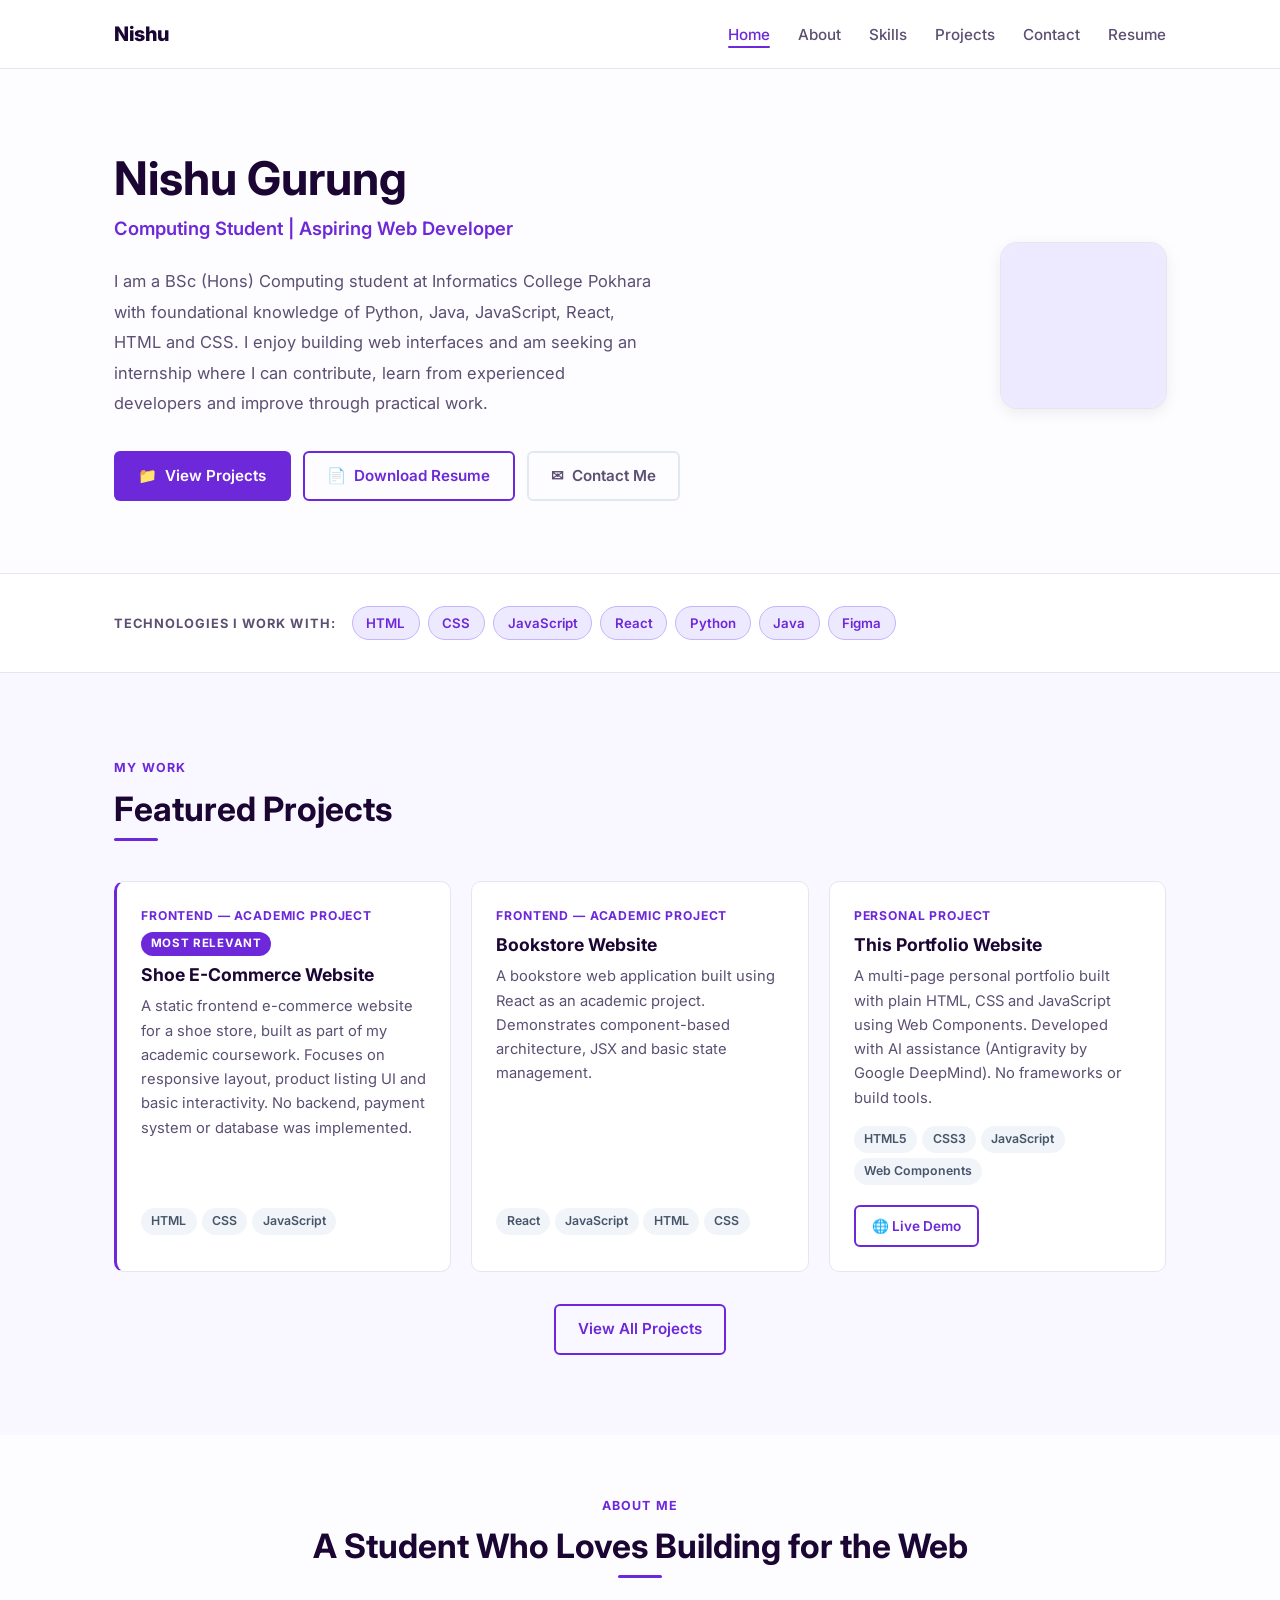
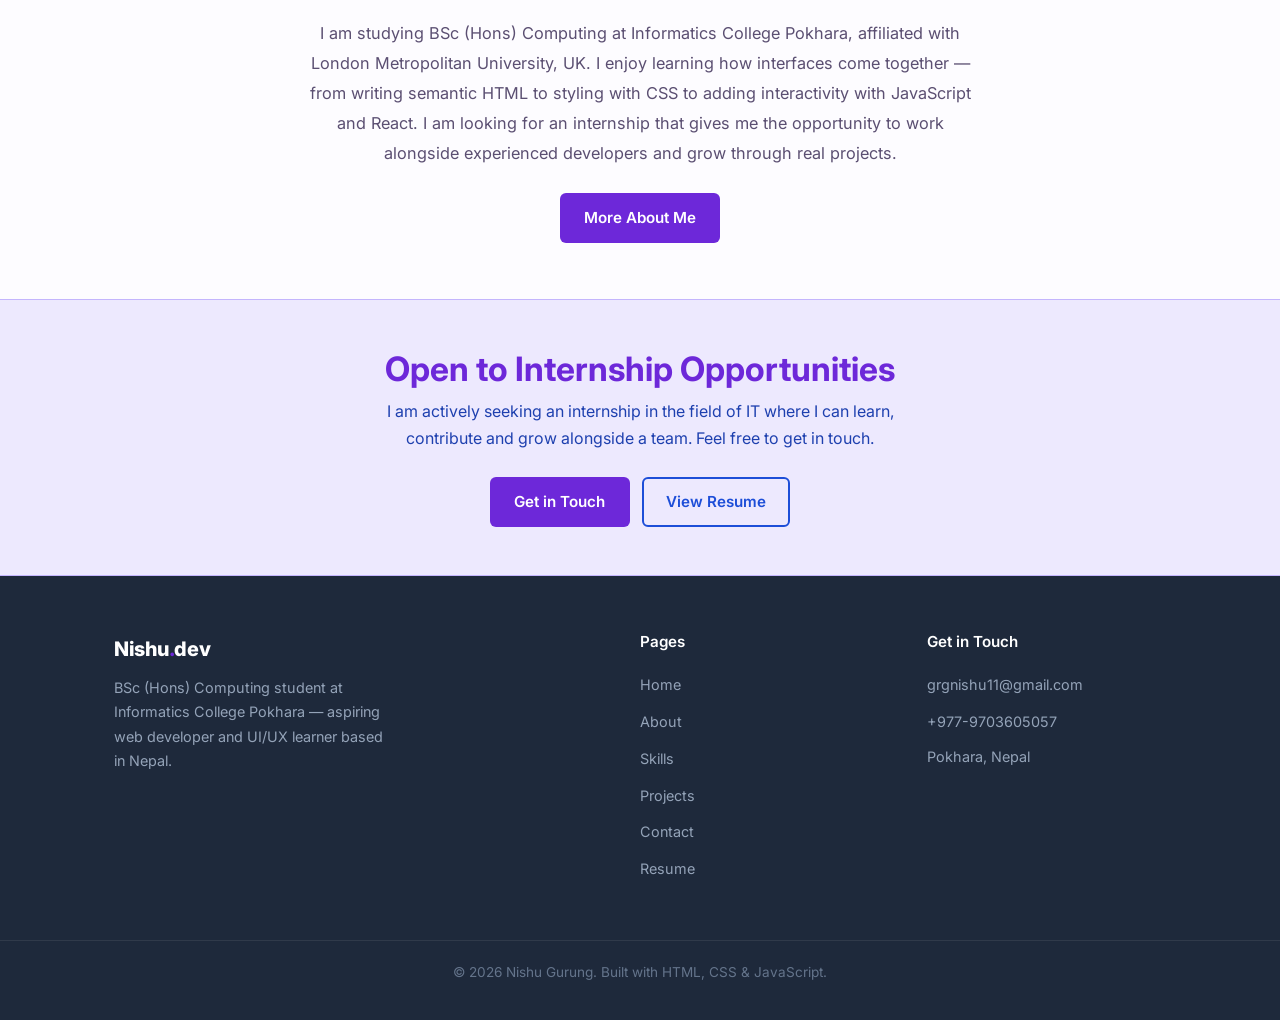
<file: index.html>
<!DOCTYPE html>
<html lang="en">
<head>
    <meta charset="UTF-8">
    <meta name="viewport" content="width=device-width, initial-scale=1.0">
    <meta name="description" content="Nishu Gurung — BSc (Hons) Computing student at Informatics College Pokhara, Aspiring Web Developer.">
    <title>Nishu Gurung | Computing Student & Aspiring Web Developer</title>

    <link rel="preconnect" href="https://fonts.googleapis.com">
    <link rel="preconnect" href="https://fonts.gstatic.com" crossorigin>
    <link href="https://fonts.googleapis.com/css2?family=Inter:wght@400;500;600;700;800&display=swap" rel="stylesheet">
    <link rel="stylesheet" href="styles/main.css">
</head>
<body>
    <site-navbar></site-navbar>

    <main>
        <!-- ─── Hero ─────────────────────────────── -->
        <section class="hero">
            <div class="container">
                <div class="hero-inner">
                    <div class="hero-text">
                        
                        <h1>Nishu Gurung</h1>
                        <p class="hero-subtitle">Computing Student&nbsp;|&nbsp;Aspiring Web Developer</p>
                        <p class="hero-intro">
                            I am a BSc&nbsp;(Hons) Computing student at Informatics College Pokhara
                            with foundational knowledge of Python, Java, JavaScript, React, HTML and CSS.
                            I enjoy building web interfaces and am seeking an internship where I can
                            contribute, learn from experienced developers and improve through practical work.
                        </p>
                        <div class="hero-buttons">
                            <a href="projects.html" class="btn btn-primary">&#128193;&nbsp; View Projects</a>
                            <a href="resume.html"   class="btn btn-outline">&#128196;&nbsp; Download Resume</a>
                            <a href="contact.html"  class="btn btn-ghost">&#9993;&nbsp; Contact Me</a>
                        </div>
                    </div>

                    <div class="profile-photo-wrap">
                        <!--
                            PHOTO: To display your real photo here:
                            1. Save your photo as:  assets/profile.jpg
                            2. Remove the .avatar-initials div below
                            3. Uncomment the <img> tag below

                            <img
                                src="assets/profile.jpg"
                                alt="Nishu Gurung — portrait"
                                class="profile-img-container"
                                style="display:block; width:165px; height:165px; object-fit:cover; border-radius:16px; border:3px solid var(--primary-light); box-shadow: var(--shadow-md);"
                            >
                        -->
                        <div class="profile-img-container">
                            <div class="avatar-initials" role="img" aria-label="Nishu Gurung — initials avatar"></div>
                        </div>
                        
                    </div>
                </div>
            </div>
        </section>

        <!-- ─── Skills Strip ─────────────────────── -->
        <div class="skills-strip">
            <div class="container">
                <div class="skills-strip-inner">
                    <span class="strip-label">Technologies I work with:</span>
                    <div class="strip-chips">
                        <span class="strip-chip">HTML</span>
                        <span class="strip-chip">CSS</span>
                        <span class="strip-chip">JavaScript</span>
                        <span class="strip-chip">React</span>
                        <span class="strip-chip">Python</span>
                        <span class="strip-chip">Java</span>
                        <span class="strip-chip">Figma</span>
                    </div>
                </div>
            </div>
        </div>

        <!-- ─── Featured Projects ─────────────────── -->
        <section class="section-padding" style="background: var(--surface-alt);">
            <div class="container">
                <p class="section-label">My Work</p>
                <h2 class="section-heading">Featured Projects</h2>

                <div class="projects-preview-grid">
                    <!-- Project 1 -->
                    <div class="project-card project-featured">
                        <p class="project-type">Frontend — Academic Project <span class="featured-badge">Most Relevant</span></p>
                        <h3>Shoe E-Commerce Website</h3>
                        <p class="project-desc">
                            A static frontend e-commerce website for a shoe store, built as part of my academic coursework.
                            Focuses on responsive layout, product listing UI and basic interactivity.
                            No backend, payment system or database was implemented.
                        </p>
                        <div class="tech-row">
                            <span class="tech-badge">HTML</span>
                            <span class="tech-badge">CSS</span>
                            <span class="tech-badge">JavaScript</span>
                        </div>
                        <!-- Add repo/demo links here when available -->
                    </div>

                    <!-- Project 2 -->
                    <div class="project-card">
                        <p class="project-type">Frontend — Academic Project</p>
                        <h3>Bookstore Website</h3>
                        <p class="project-desc">
                            A bookstore web application built using React as an academic project.
                            Demonstrates component-based architecture, JSX and basic state management.
                        </p>
                        <div class="tech-row">
                            <span class="tech-badge">React</span>
                            <span class="tech-badge">JavaScript</span>
                            <span class="tech-badge">HTML</span>
                            <span class="tech-badge">CSS</span>
                        </div>
                    </div>

                    <!-- Project 3: this portfolio -->
                    <div class="project-card">
                        <p class="project-type">Personal Project</p>
                        <h3>This Portfolio Website</h3>
                        <p class="project-desc">
                            A multi-page personal portfolio built with plain HTML, CSS and JavaScript using Web Components.
                            Developed with AI assistance (Antigravity by Google DeepMind). No frameworks or build tools.
                        </p>
                        <div class="tech-row">
                            <span class="tech-badge">HTML5</span>
                            <span class="tech-badge">CSS3</span>
                            <span class="tech-badge">JavaScript</span>
                            <span class="tech-badge">Web Components</span>
                        </div>
                        <div class="project-links">
                            <a href="https://nishugurung.com.np/" target="_blank" rel="noopener" class="btn btn-outline btn-sm">
                                &#127760; Live Demo
                            </a>
                        </div>
                    </div>
                </div>

                <div class="text-center mt-4">
                    <a href="projects.html" class="btn btn-outline">View All Projects</a>
                </div>
            </div>
        </section>

        <!-- ─── About Teaser ──────────────────────── -->
        <section class="section-padding-sm">
            <div class="container">
                <div style="max-width:680px; margin:0 auto; text-align:center;">
                    <p class="section-label">About Me</p>
                    <h2 class="section-heading centered">A Student Who Loves Building for the Web</h2>
                    <p style="color:var(--text-muted); font-size:1.02rem; line-height:1.85;">
                        I am studying BSc&nbsp;(Hons) Computing at Informatics College Pokhara, affiliated with
                        London Metropolitan University, UK. I enjoy learning how interfaces come together — from
                        writing semantic HTML to styling with CSS to adding interactivity with JavaScript and React.
                        I am looking for an internship that gives me the opportunity to work alongside experienced
                        developers and grow through real projects.
                    </p>
                    <div class="mt-3">
                        <a href="about.html" class="btn btn-primary">More About Me</a>
                    </div>
                </div>
            </div>
        </section>

        <!-- ─── CTA Banner ────────────────────────── -->
        <section style="background:var(--primary-light); border-top:1px solid var(--primary-border); border-bottom:1px solid var(--primary-border); padding:3rem 0;">
            <div class="container text-center">
                <h2 style="color:var(--primary); margin-bottom:.5rem;">Open to Internship Opportunities</h2>
                <p style="color:#1E40AF; max-width:520px; margin:0 auto 1.5rem;">
                    I am actively seeking an internship in the field of IT where I can learn, contribute
                    and grow alongside a team. Feel free to get in touch.
                </p>
                <div style="display:flex; gap:.75rem; justify-content:center; flex-wrap:wrap;">
                    <a href="contact.html"  class="btn btn-primary">Get in Touch</a>
                    <a href="resume.html"   class="btn btn-outline" style="border-color:#1D4ED8; color:#1D4ED8;">View Resume</a>
                </div>
            </div>
        </section>
    </main>

    <site-footer></site-footer>
    <script src="js/components.js"></script>
</body>
</html>
</file>
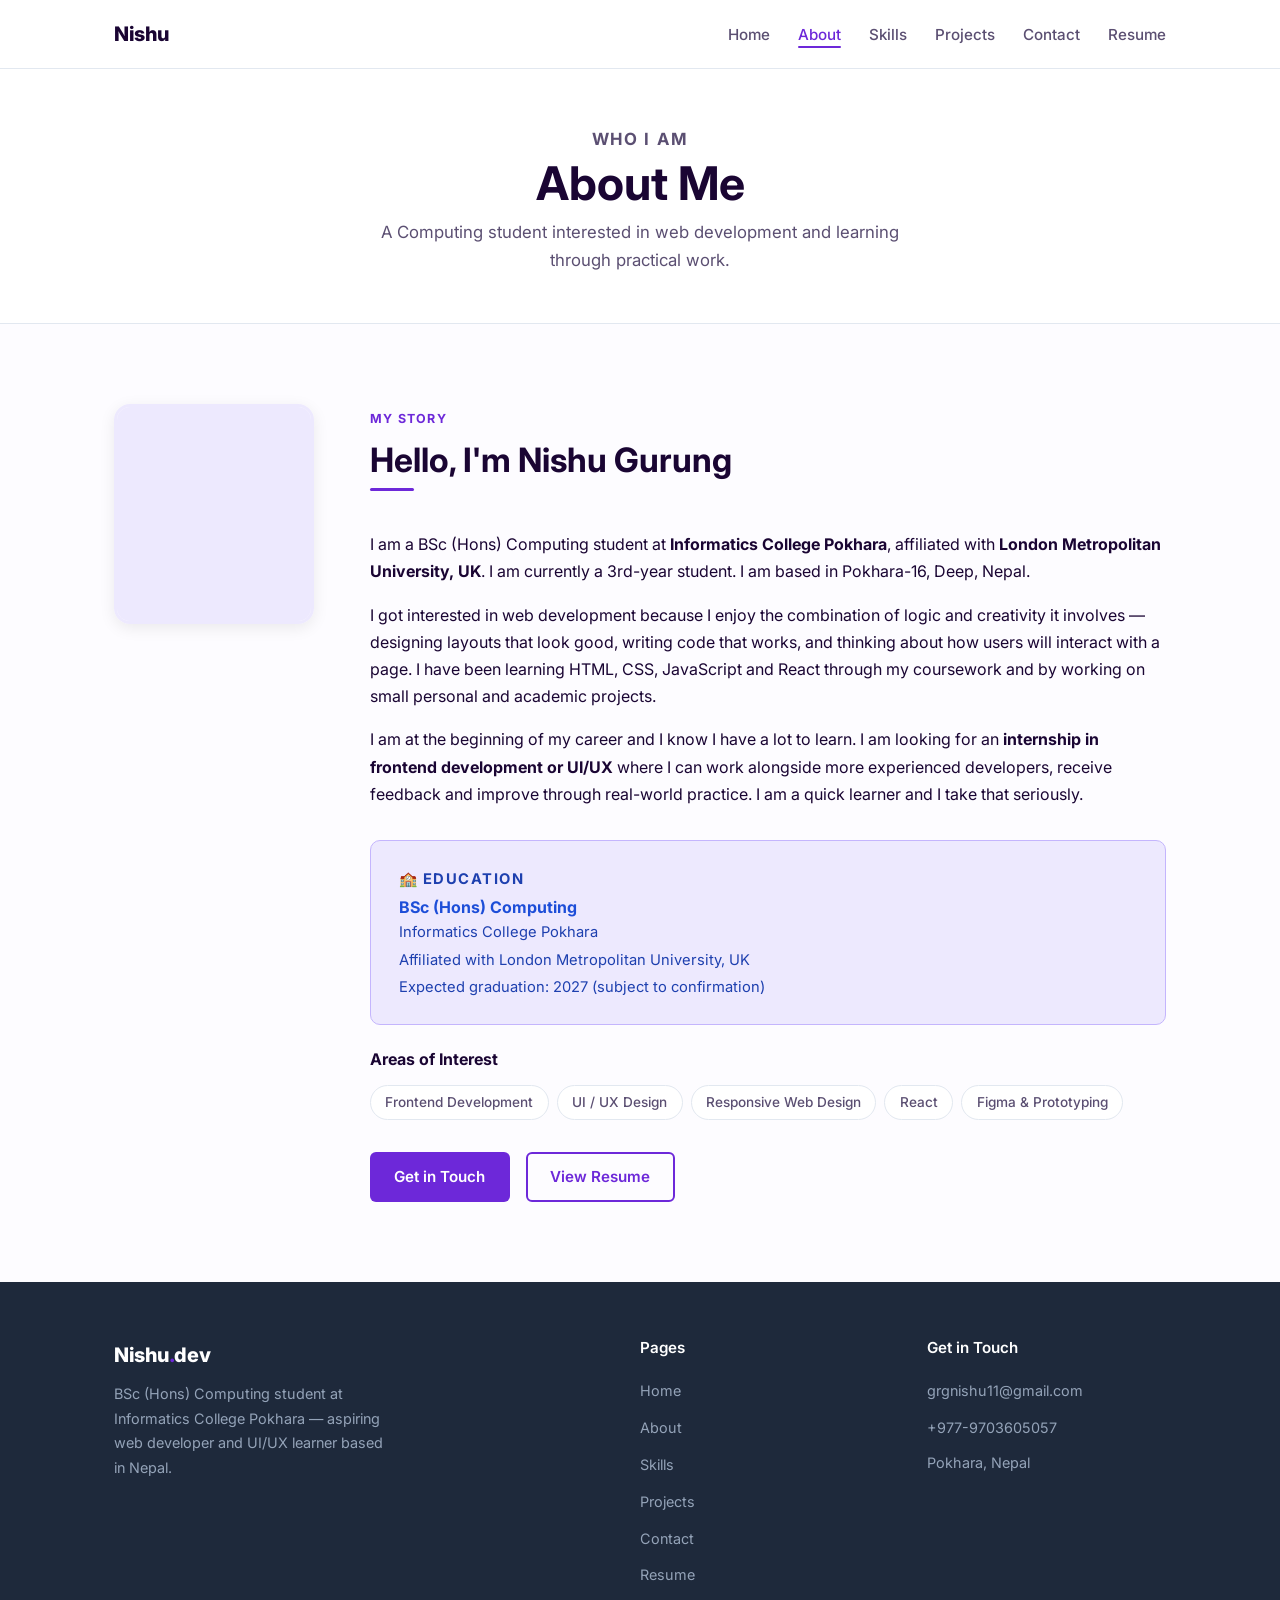
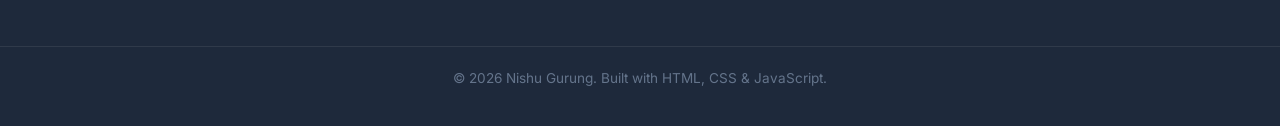
<file: about.html>
<!DOCTYPE html>
<html lang="en">
<head>
    <meta charset="UTF-8">
    <meta name="viewport" content="width=device-width, initial-scale=1.0">
    <meta name="description" content="About Nishu Gurung — BSc (Hons) Computing student at Informatics College Pokhara, interested in web development and UI/UX design.">
    <title>About | Nishu Gurung</title>

    <link rel="preconnect" href="https://fonts.googleapis.com">
    <link rel="preconnect" href="https://fonts.gstatic.com" crossorigin>
    <link href="https://fonts.googleapis.com/css2?family=Inter:wght@400;500;600;700;800&display=swap" rel="stylesheet">
    <link rel="stylesheet" href="styles/main.css">
</head>
<body>
    <site-navbar></site-navbar>

    <main>
        <!-- Page Header -->
        <header class="page-header">
            <div class="container">
                <p class="section-label">Who I Am</p>
                <h1>About Me</h1>
                <p>A Computing student interested in web development and learning through practical work.</p>
            </div>
        </header>

        <!-- About Content -->
        <section class="section-padding">
            <div class="container">
                <div class="about-layout">

                    <!-- Photo / Initials -->
                    <div class="about-photo-wrap">
                        <!--
                            PHOTO: To display your photo here:
                            1. Save as:  assets/profile.jpg
                            2. Replace the div.avatar-initials with:
                               <img src="assets/profile.jpg" alt="Nishu Gurung — portrait"
                                    style="width:100%;height:100%;object-fit:cover;object-position:center top;">
                        -->
                        <div class="about-photo-box">
                            <div class="avatar-initials" role="img" aria-label="Nishu Gurung — initials avatar"></div>
                        </div>
                    </div>

                    <!-- Text Content -->
                    <div class="about-text">
                        <p class="section-label">My Story</p>
                        <h2 class="section-heading">Hello, I'm Nishu Gurung</h2>

                        <p>
                            I am a BSc&nbsp;(Hons) Computing student at <strong>Informatics College Pokhara</strong>,
                            affiliated with <strong>London Metropolitan University, UK</strong>. I am currently a 3rd-year student.
                            I am based in Pokhara-16, Deep, Nepal.
                        </p>

                        <p>
                            I got interested in web development because I enjoy the combination of logic and creativity
                            it involves — designing layouts that look good, writing code that works, and thinking about
                            how users will interact with a page. I have been learning HTML, CSS, JavaScript and React
                            through my coursework and by working on small personal and academic projects.
                        </p>

                        <p>
                            I am at the beginning of my career and I know I have a lot to learn. I am looking for an
                            <strong>internship in frontend development or UI/UX</strong> where I can work alongside
                            more experienced developers, receive feedback and improve through real-world practice.
                            I am a quick learner and I take that seriously.
                        </p>

                        <!-- Education Card -->
                        <div class="edu-card">
                            <p class="section-label" style="margin-bottom:.3rem;">&#127979; Education</p>
                            <h4>BSc (Hons) Computing</h4>
                            <p>Informatics College Pokhara</p>
                            <p>Affiliated with London Metropolitan University, UK</p>
                            <p>Expected graduation: 2027 (subject to confirmation)</p>
                        </div>

                        <!-- Interests -->
                        <div class="mt-3">
                            <h4 style="margin-bottom:.6rem;">Areas of Interest</h4>
                            <div class="interests-list">
                                <span class="interest-chip">Frontend Development</span>
                                <span class="interest-chip">UI / UX Design</span>
                                <span class="interest-chip">Responsive Web Design</span>
                                <span class="interest-chip">React</span>
                                <span class="interest-chip">Figma &amp; Prototyping</span>
                            </div>
                        </div>

                        <div class="mt-4">
                            <a href="contact.html" class="btn btn-primary">Get in Touch</a>
                            <a href="resume.html"  class="btn btn-outline" style="margin-left:.75rem;">View Resume</a>
                        </div>
                    </div>
                </div>
            </div>
        </section>
    </main>

    <site-footer></site-footer>
    <script src="js/components.js"></script>
</body>
</html>
</file>
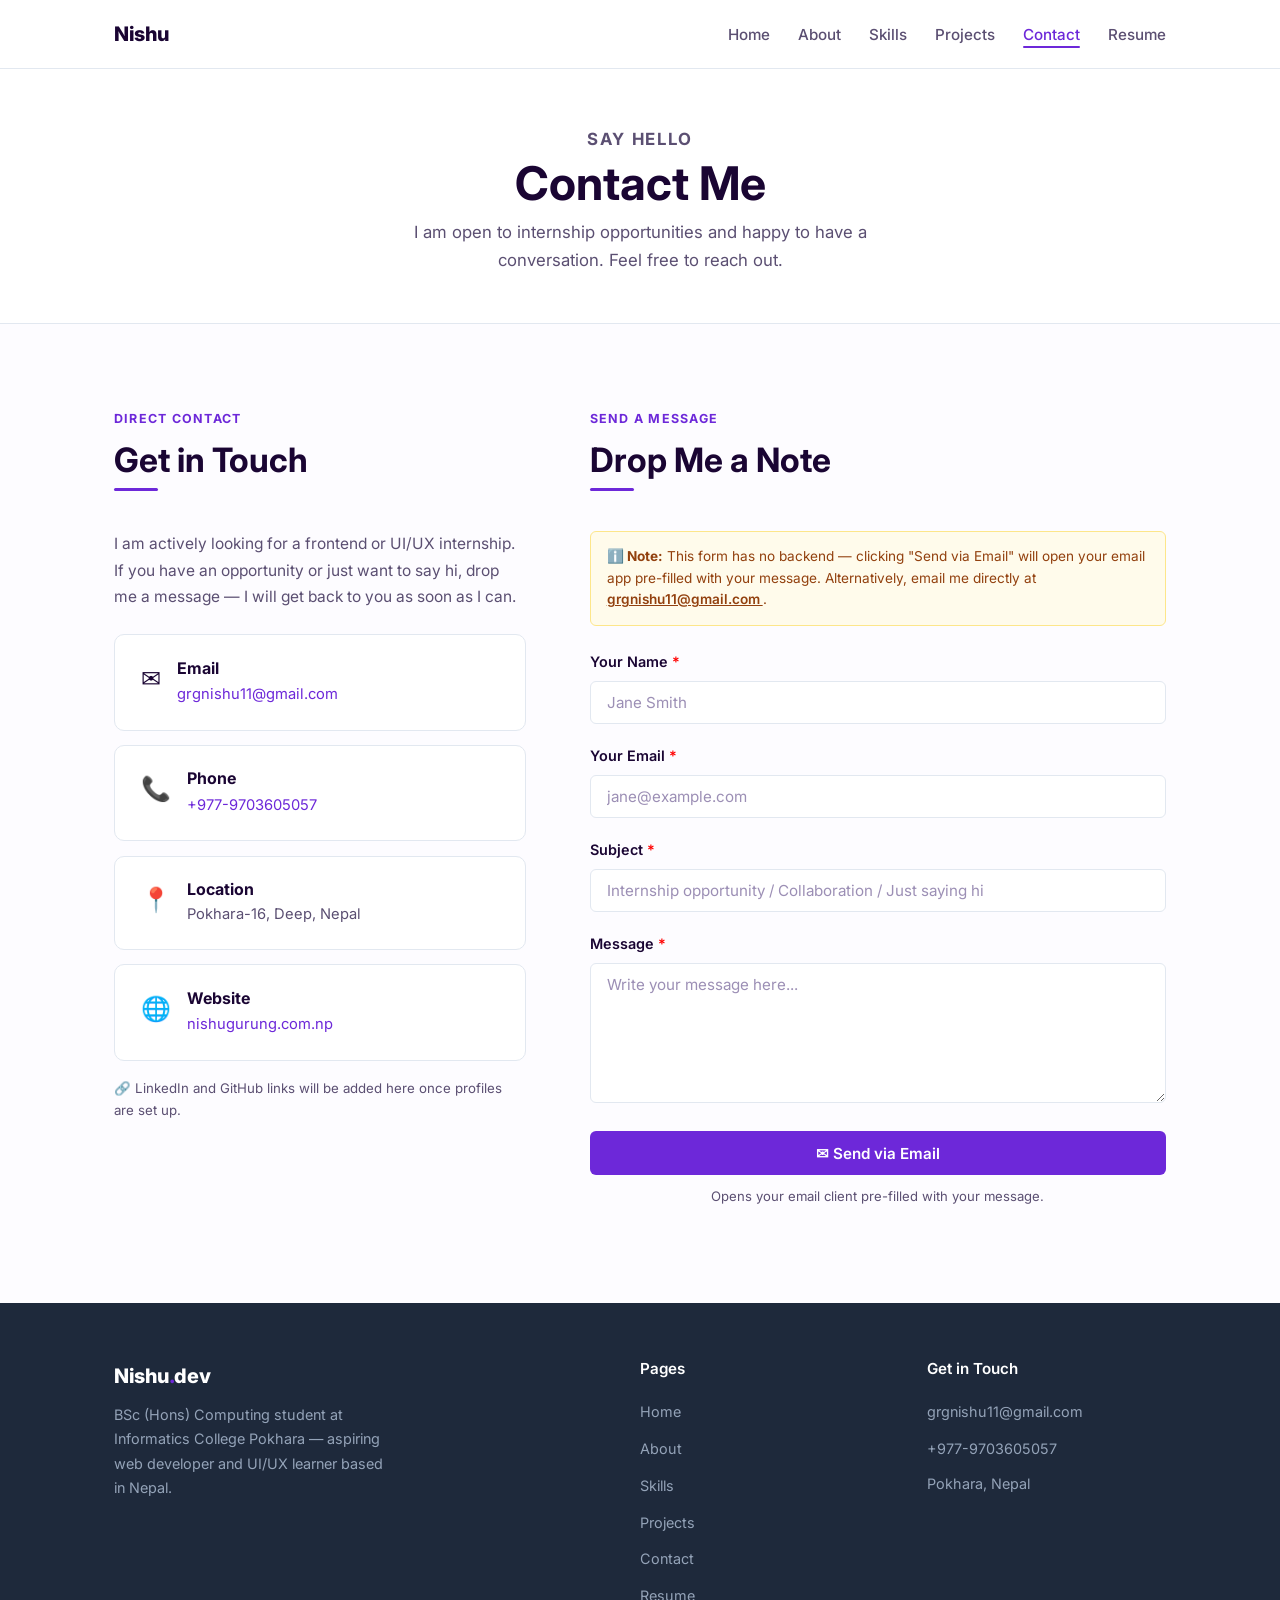
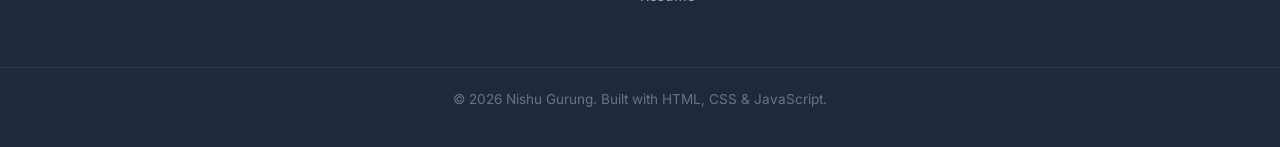
<file: contact.html>
<!DOCTYPE html>
<html lang="en">
<head>
    <meta charset="UTF-8">
    <meta name="viewport" content="width=device-width, initial-scale=1.0">
    <meta name="description" content="Contact Nishu Gurung — get in touch for internship or web development opportunities.">
    <title>Contact | Nishu Gurung</title>

    <link rel="preconnect" href="https://fonts.googleapis.com">
    <link rel="preconnect" href="https://fonts.gstatic.com" crossorigin>
    <link href="https://fonts.googleapis.com/css2?family=Inter:wght@400;500;600;700;800&display=swap" rel="stylesheet">
    <link rel="stylesheet" href="styles/main.css">
</head>
<body>
    <site-navbar></site-navbar>

    <main>
        <!-- Page Header -->
        <header class="page-header">
            <div class="container">
                <p class="section-label">Say Hello</p>
                <h1>Contact Me</h1>
                <p>I am open to internship opportunities and happy to have a conversation. Feel free to reach out.</p>
            </div>
        </header>

        <!-- Contact Content -->
        <section class="section-padding">
            <div class="container">
                <div class="contact-layout">

                    <!-- Left: Contact Info -->
                    <div>
                        <p class="section-label">Direct Contact</p>
                        <h2 class="section-heading">Get in Touch</h2>
                        <p style="color:var(--text-muted); margin-bottom:1.5rem; font-size:.97rem;">
                            I am actively looking for a frontend or UI/UX internship. If you have an
                            opportunity or just want to say hi, drop me a message — I will get back
                            to you as soon as I can.
                        </p>

                        <!-- Email -->
                        <div class="contact-info-card">
                            <span class="contact-icon" aria-hidden="true">&#9993;</span>
                            <div>
                                <h4>Email</h4>
                                <a href="mailto:grgnishu11@gmail.com">grgnishu11@gmail.com</a>
                            </div>
                        </div>

                        <!-- Phone -->
                        <div class="contact-info-card">
                            <span class="contact-icon" aria-hidden="true">&#128222;</span>
                            <div>
                                <h4>Phone</h4>
                                <a href="tel:+9779703605057">+977-9703605057</a>
                            </div>
                        </div>

                        <!-- Location -->
                        <div class="contact-info-card">
                            <span class="contact-icon" aria-hidden="true">&#128205;</span>
                            <div>
                                <h4>Location</h4>
                                <p>Pokhara-16, Deep, Nepal</p>
                            </div>
                        </div>

                        <!-- Website -->
                        <div class="contact-info-card">
                            <span class="contact-icon" aria-hidden="true">&#127760;</span>
                            <div>
                                <h4>Website</h4>
                                <a href="https://nishugurung.com.np/" target="_blank" rel="noopener">
                                    nishugurung.com.np
                                </a>
                            </div>
                        </div>

                        <!-- Social note -->
                        <p style="font-size:.83rem; color:var(--text-muted); margin-top:1rem;">
                            &#128279; LinkedIn and GitHub links will be added here once profiles are set up.
                        </p>
                    </div>

                    <!-- Right: Contact Form -->
                    <div class="contact-form-wrap">
                        <p class="section-label">Send a Message</p>
                        <h2 class="section-heading">Drop Me a Note</h2>

                        <div class="form-note" role="note">
                            <strong>&#8505;&#65039; Note:</strong> This form has no backend — clicking
                            "Send via Email" will open your email app pre-filled with your message.
                            Alternatively, email me directly at
                            <a href="mailto:grgnishu11@gmail.com" style="color:inherit; font-weight:600; text-decoration:underline;">
                                grgnishu11@gmail.com
                            </a>.
                        </div>

                        <form id="contact-form" novalidate>
                            <div class="form-group">
                                <label for="contact-name">Your Name <span aria-hidden="true" style="color:red;">*</span></label>
                                <input
                                    type="text"
                                    id="contact-name"
                                    class="form-control"
                                    placeholder="Jane Smith"
                                    required
                                    autocomplete="name"
                                >
                            </div>
                            <div class="form-group">
                                <label for="contact-email">Your Email <span aria-hidden="true" style="color:red;">*</span></label>
                                <input
                                    type="email"
                                    id="contact-email"
                                    class="form-control"
                                    placeholder="jane@example.com"
                                    required
                                    autocomplete="email"
                                >
                            </div>
                            <div class="form-group">
                                <label for="contact-subject">Subject <span aria-hidden="true" style="color:red;">*</span></label>
                                <input
                                    type="text"
                                    id="contact-subject"
                                    class="form-control"
                                    placeholder="Internship opportunity / Collaboration / Just saying hi"
                                    required
                                >
                            </div>
                            <div class="form-group">
                                <label for="contact-message">Message <span aria-hidden="true" style="color:red;">*</span></label>
                                <textarea
                                    id="contact-message"
                                    class="form-control"
                                    placeholder="Write your message here..."
                                    required
                                ></textarea>
                            </div>

                            <button type="submit" class="btn btn-primary" style="width:100%;">
                                &#9993; Send via Email
                            </button>
                            <p class="form-submit-note">
                                Opens your email client pre-filled with your message.
                            </p>
                        </form>
                    </div>
                </div>
            </div>
        </section>
    </main>

    <site-footer></site-footer>
    <script src="js/components.js"></script>
    <script>
        // Contact form — opens mailto: with pre-filled content
        document.getElementById('contact-form').addEventListener('submit', function (e) {
            e.preventDefault();

            const name    = document.getElementById('contact-name').value.trim();
            const email   = document.getElementById('contact-email').value.trim();
            const subject = document.getElementById('contact-subject').value.trim();
            const message = document.getElementById('contact-message').value.trim();

            if (!name || !email || !subject || !message) {
                alert('Please fill in all fields before sending.');
                return;
            }

            const body = `Name: ${name}\nEmail: ${email}\n\n${message}`;
            const mailto = `mailto:grgnishu11@gmail.com`
                + `?subject=${encodeURIComponent(subject)}`
                + `&body=${encodeURIComponent(body)}`;

            window.location.href = mailto;
        });
    </script>
</body>
</html>
</file>
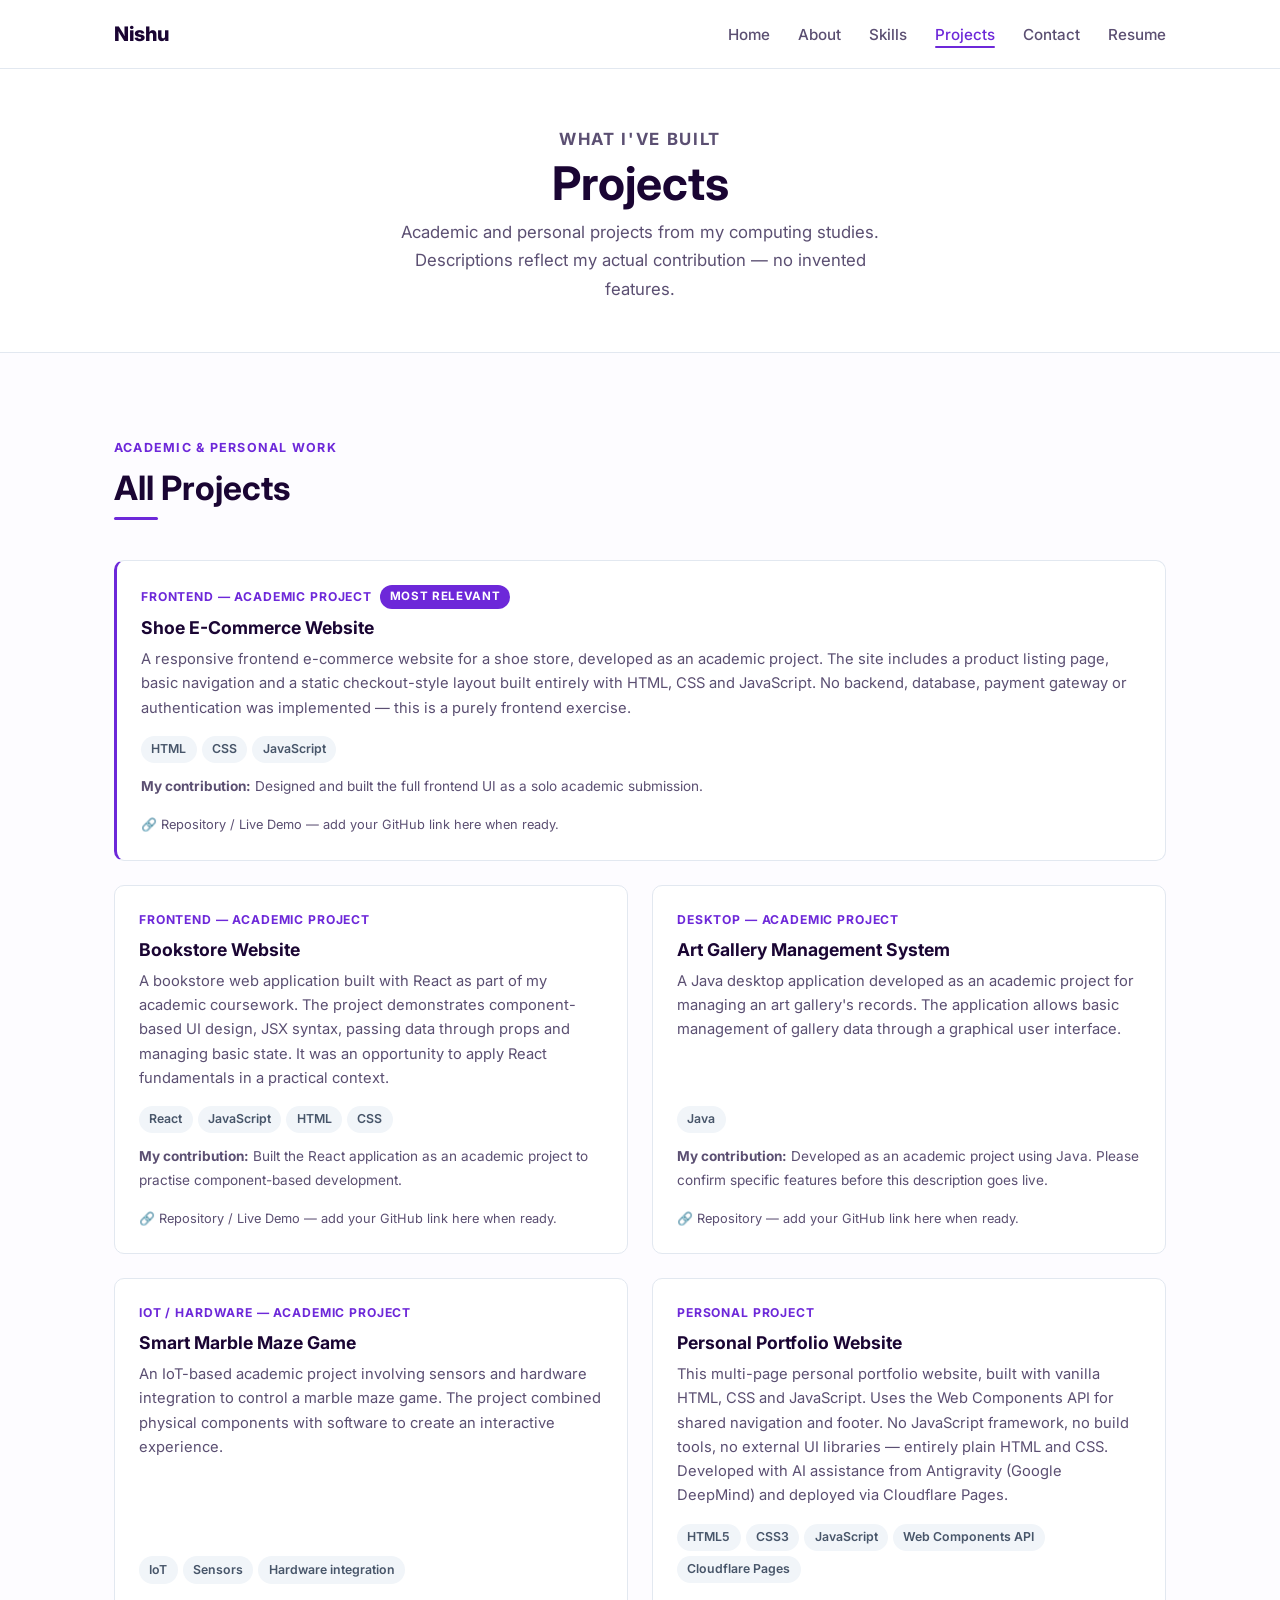
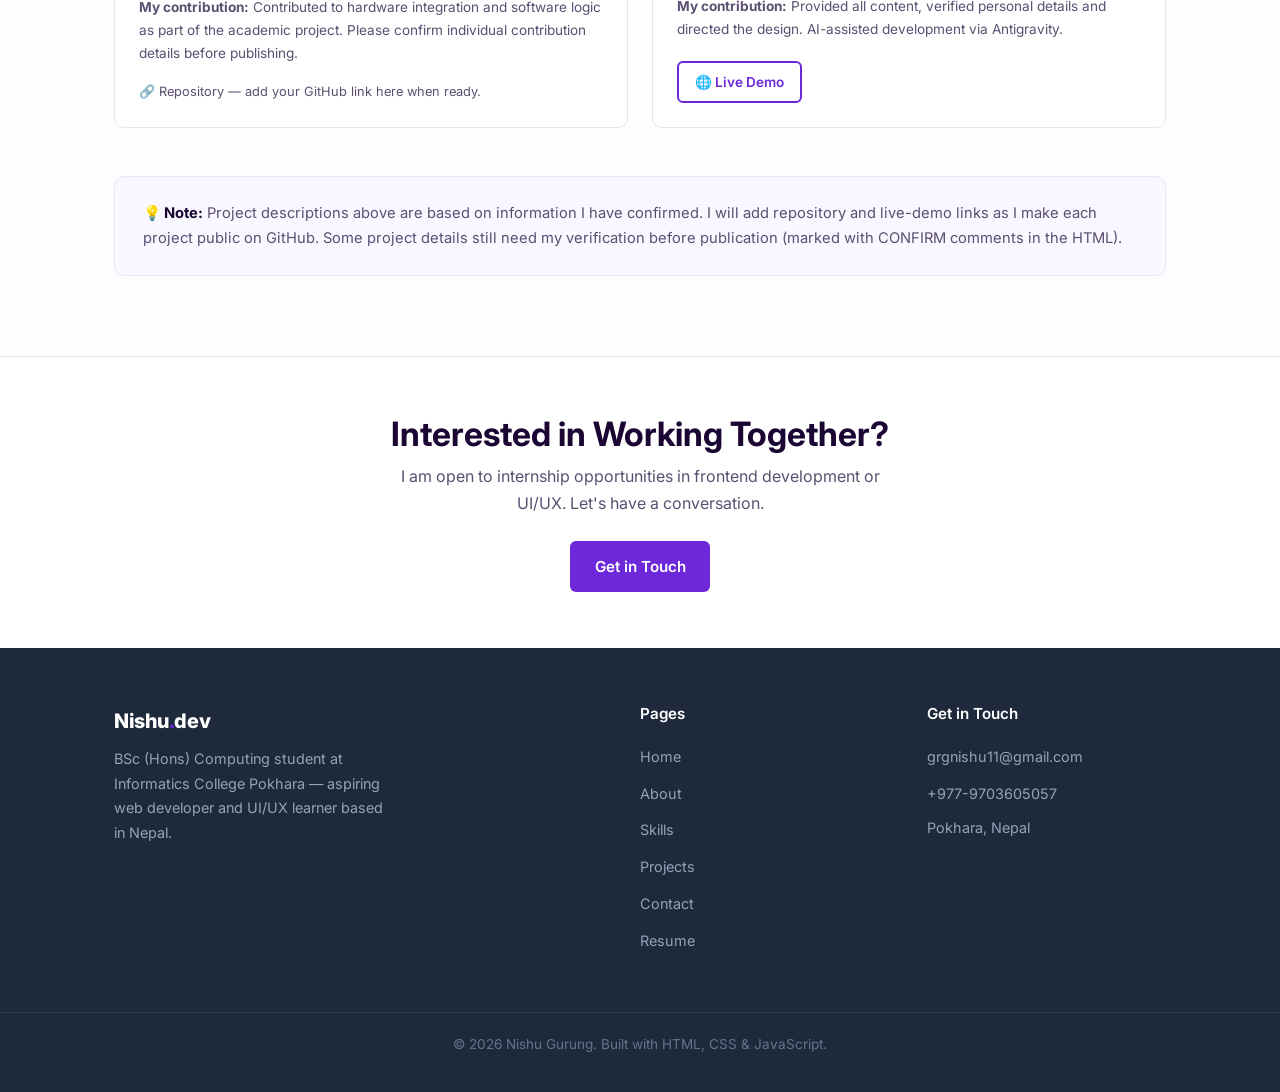
<file: projects.html>
<!DOCTYPE html>
<html lang="en">
<head>
    <meta charset="UTF-8">
    <meta name="viewport" content="width=device-width, initial-scale=1.0">
    <meta name="description" content="Academic and personal projects by Nishu Gurung — frontend web development, Java and IoT.">
    <title>Projects | Nishu Gurung</title>

    <link rel="preconnect" href="https://fonts.googleapis.com">
    <link rel="preconnect" href="https://fonts.gstatic.com" crossorigin>
    <link href="https://fonts.googleapis.com/css2?family=Inter:wght@400;500;600;700;800&display=swap" rel="stylesheet">
    <link rel="stylesheet" href="styles/main.css">
</head>
<body>
    <site-navbar></site-navbar>

    <main>
        <!-- Page Header -->
        <header class="page-header">
            <div class="container">
                <p class="section-label">What I've Built</p>
                <h1>Projects</h1>
                <p>Academic and personal projects from my computing studies.
                   Descriptions reflect my actual contribution — no invented features.</p>
            </div>
        </header>

        <!-- Projects Grid -->
        <section class="section-padding">
            <div class="container">
                <p class="section-label">Academic &amp; Personal Work</p>
                <h2 class="section-heading">All Projects</h2>

                <div class="projects-grid">

                    <!-- 1. Shoe E-Commerce (Most Relevant) -->
                    <div class="project-card project-featured">
                        <p class="project-type">
                            Frontend — Academic Project
                            <span class="featured-badge">Most Relevant</span>
                        </p>
                        <h3>Shoe E-Commerce Website</h3>
                        <p class="project-desc">
                            A responsive frontend e-commerce website for a shoe store, developed as
                            an academic project. The site includes a product listing page, basic
                            navigation and a static checkout-style layout built entirely with
                            HTML, CSS and JavaScript. No backend, database, payment gateway
                            or authentication was implemented — this is a purely frontend exercise.
                        </p>
                        <div class="tech-row">
                            <span class="tech-badge">HTML</span>
                            <span class="tech-badge">CSS</span>
                            <span class="tech-badge">JavaScript</span>
                        </div>
                        <p style="font-size:.85rem; color:var(--text-muted); margin-bottom:.5rem;">
                            <strong>My contribution:</strong> Designed and built the full frontend UI
                            as a solo academic submission.
                        </p>
                        <!--
                            LINKS: Uncomment and add real URLs when available.
                            <div class="project-links">
                                <a href="YOUR_GITHUB_REPO_URL" class="btn btn-ghost btn-sm" target="_blank" rel="noopener">&#128280; Repository</a>
                                <a href="YOUR_LIVE_DEMO_URL"   class="btn btn-outline btn-sm" target="_blank" rel="noopener">&#127760; Live Demo</a>
                            </div>
                        -->
                        <p style="font-size:.8rem; color:var(--text-muted); margin-top:.5rem; margin-bottom:0;">
                            &#128279; Repository / Live Demo — add your GitHub link here when ready.
                        </p>
                    </div>

                    <!-- 2. Bookstore (React) -->
                    <div class="project-card">
                        <p class="project-type">Frontend — Academic Project</p>
                        <h3>Bookstore Website</h3>
                        <p class="project-desc">
                            A bookstore web application built with React as part of my academic
                            coursework. The project demonstrates component-based UI design, JSX
                            syntax, passing data through props and managing basic state. It was
                            an opportunity to apply React fundamentals in a practical context.
                        </p>
                        <div class="tech-row">
                            <span class="tech-badge">React</span>
                            <span class="tech-badge">JavaScript</span>
                            <span class="tech-badge">HTML</span>
                            <span class="tech-badge">CSS</span>
                        </div>
                        <p style="font-size:.85rem; color:var(--text-muted); margin-bottom:.5rem;">
                            <strong>My contribution:</strong> Built the React application as an
                            academic project to practise component-based development.
                        </p>
                        <!--
                            LINKS: Uncomment and add real URLs when available.
                            <div class="project-links">
                                <a href="YOUR_GITHUB_REPO_URL" class="btn btn-ghost btn-sm" target="_blank" rel="noopener">&#128280; Repository</a>
                                <a href="YOUR_LIVE_DEMO_URL"   class="btn btn-outline btn-sm" target="_blank" rel="noopener">&#127760; Live Demo</a>
                            </div>
                        -->
                        <p style="font-size:.8rem; color:var(--text-muted); margin-top:.5rem; margin-bottom:0;">
                            &#128279; Repository / Live Demo — add your GitHub link here when ready.
                        </p>
                    </div>

                    <!-- 3. Art Gallery Management System -->
                    <div class="project-card">
                        <p class="project-type">Desktop — Academic Project</p>
                        <h3>Art Gallery Management System</h3>
                        <p class="project-desc">
                            A Java desktop application developed as an academic project for managing
                            an art gallery's records. The application allows basic management of
                            gallery data through a graphical user interface.
                            <!--
                                CONFIRM: Please verify what features you implemented
                                (e.g., CRUD operations, file storage, database).
                                Update this description before publishing.
                            -->
                        </p>
                        <div class="tech-row">
                            <span class="tech-badge">Java</span>
                            <!--
                                CONFIRM: Add MySQL or other tech if used.
                                <span class="tech-badge">MySQL</span>
                            -->
                        </div>
                        <p style="font-size:.85rem; color:var(--text-muted); margin-bottom:.5rem;">
                            <strong>My contribution:</strong> Developed as an academic project using Java.
                            Please confirm specific features before this description goes live.
                        </p>
                        <p style="font-size:.8rem; color:var(--text-muted); margin-top:.5rem; margin-bottom:0;">
                            &#128279; Repository — add your GitHub link here when ready.
                        </p>
                    </div>

                    <!-- 4. Smart Marble Maze Game -->
                    <div class="project-card">
                        <p class="project-type">IoT / Hardware — Academic Project</p>
                        <h3>Smart Marble Maze Game</h3>
                        <p class="project-desc">
                            An IoT-based academic project involving sensors and hardware integration
                            to control a marble maze game. The project combined physical components
                            with software to create an interactive experience.
                            <!--
                                CONFIRM: Please verify which sensors, microcontrollers and
                                programming language/environment you used.
                                Update this description before publishing.
                            -->
                        </p>
                        <div class="tech-row">
                            <span class="tech-badge">IoT</span>
                            <span class="tech-badge">Sensors</span>
                            <span class="tech-badge">Hardware integration</span>
                            <!--
                                CONFIRM: Add specific tech (e.g. Arduino, Raspberry Pi, Python)
                                if you used them.
                            -->
                        </div>
                        <p style="font-size:.85rem; color:var(--text-muted); margin-bottom:.5rem;">
                            <strong>My contribution:</strong> Contributed to hardware integration and
                            software logic as part of the academic project.
                            Please confirm individual contribution details before publishing.
                        </p>
                        <p style="font-size:.8rem; color:var(--text-muted); margin-top:.5rem; margin-bottom:0;">
                            &#128279; Repository — add your GitHub link here when ready.
                        </p>
                    </div>

                    <!-- 5. This Portfolio -->
                    <div class="project-card">
                        <p class="project-type">Personal Project</p>
                        <h3>Personal Portfolio Website</h3>
                        <p class="project-desc">
                            This multi-page personal portfolio website, built with vanilla HTML, CSS
                            and JavaScript. Uses the Web Components API for shared navigation and footer.
                            No JavaScript framework, no build tools, no external UI libraries — entirely
                            plain HTML and CSS. Developed with AI assistance from Antigravity
                            (Google DeepMind) and deployed via Cloudflare Pages.
                        </p>
                        <div class="tech-row">
                            <span class="tech-badge">HTML5</span>
                            <span class="tech-badge">CSS3</span>
                            <span class="tech-badge">JavaScript</span>
                            <span class="tech-badge">Web Components API</span>
                            <span class="tech-badge">Cloudflare Pages</span>
                        </div>
                        <p style="font-size:.85rem; color:var(--text-muted); margin-bottom:.75rem;">
                            <strong>My contribution:</strong> Provided all content, verified personal details
                            and directed the design. AI-assisted development via Antigravity.
                        </p>
                        <div class="project-links">
                            <a href="https://nishugurung.com.np/" target="_blank" rel="noopener" class="btn btn-outline btn-sm">
                                &#127760; Live Demo
                            </a>
                        </div>
                    </div>

                </div>

                <!-- Footer note about more projects -->
                <div style="background:var(--surface-alt); border:1px solid var(--border); border-radius:var(--radius); padding:1.5rem 1.75rem; margin-top:3rem;">
                    <p style="margin:0; color:var(--text-muted); font-size:.92rem;">
                        <strong style="color:var(--text);">&#128161; Note:</strong> Project descriptions above are based on information I have confirmed.
                        I will add repository and live-demo links as I make each project public on GitHub.
                        Some project details still need my verification before publication (marked with CONFIRM comments in the HTML).
                    </p>
                </div>
            </div>
        </section>

        <!-- CTA -->
        <section class="section-padding-sm" style="background:var(--surface); border-top:1px solid var(--border);">
            <div class="container text-center">
                <h2 style="margin-bottom:.5rem;">Interested in Working Together?</h2>
                <p style="color:var(--text-muted); max-width:480px; margin:0 auto 1.5rem;">
                    I am open to internship opportunities in frontend development or UI/UX.
                    Let's have a conversation.
                </p>
                <a href="contact.html" class="btn btn-primary">Get in Touch</a>
            </div>
        </section>
    </main>

    <site-footer></site-footer>
    <script src="js/components.js"></script>
</body>
</html>
</file>
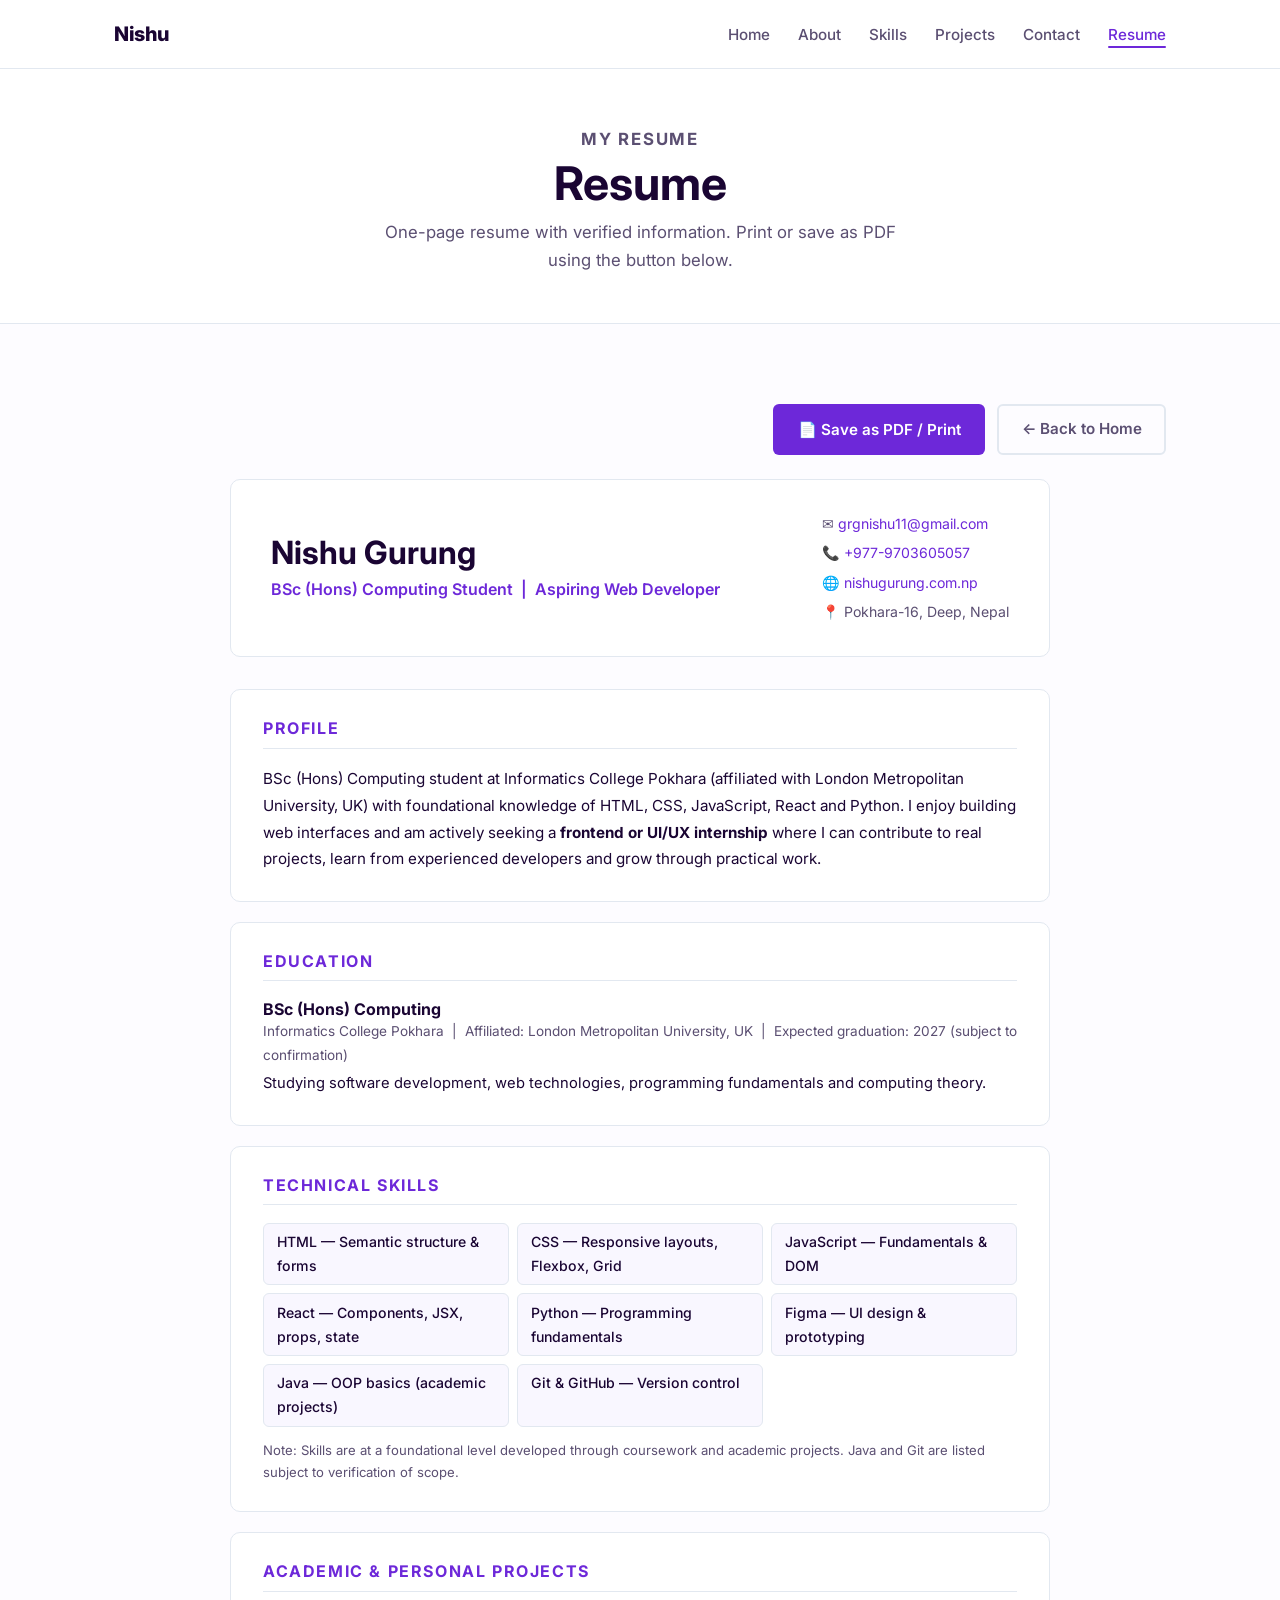
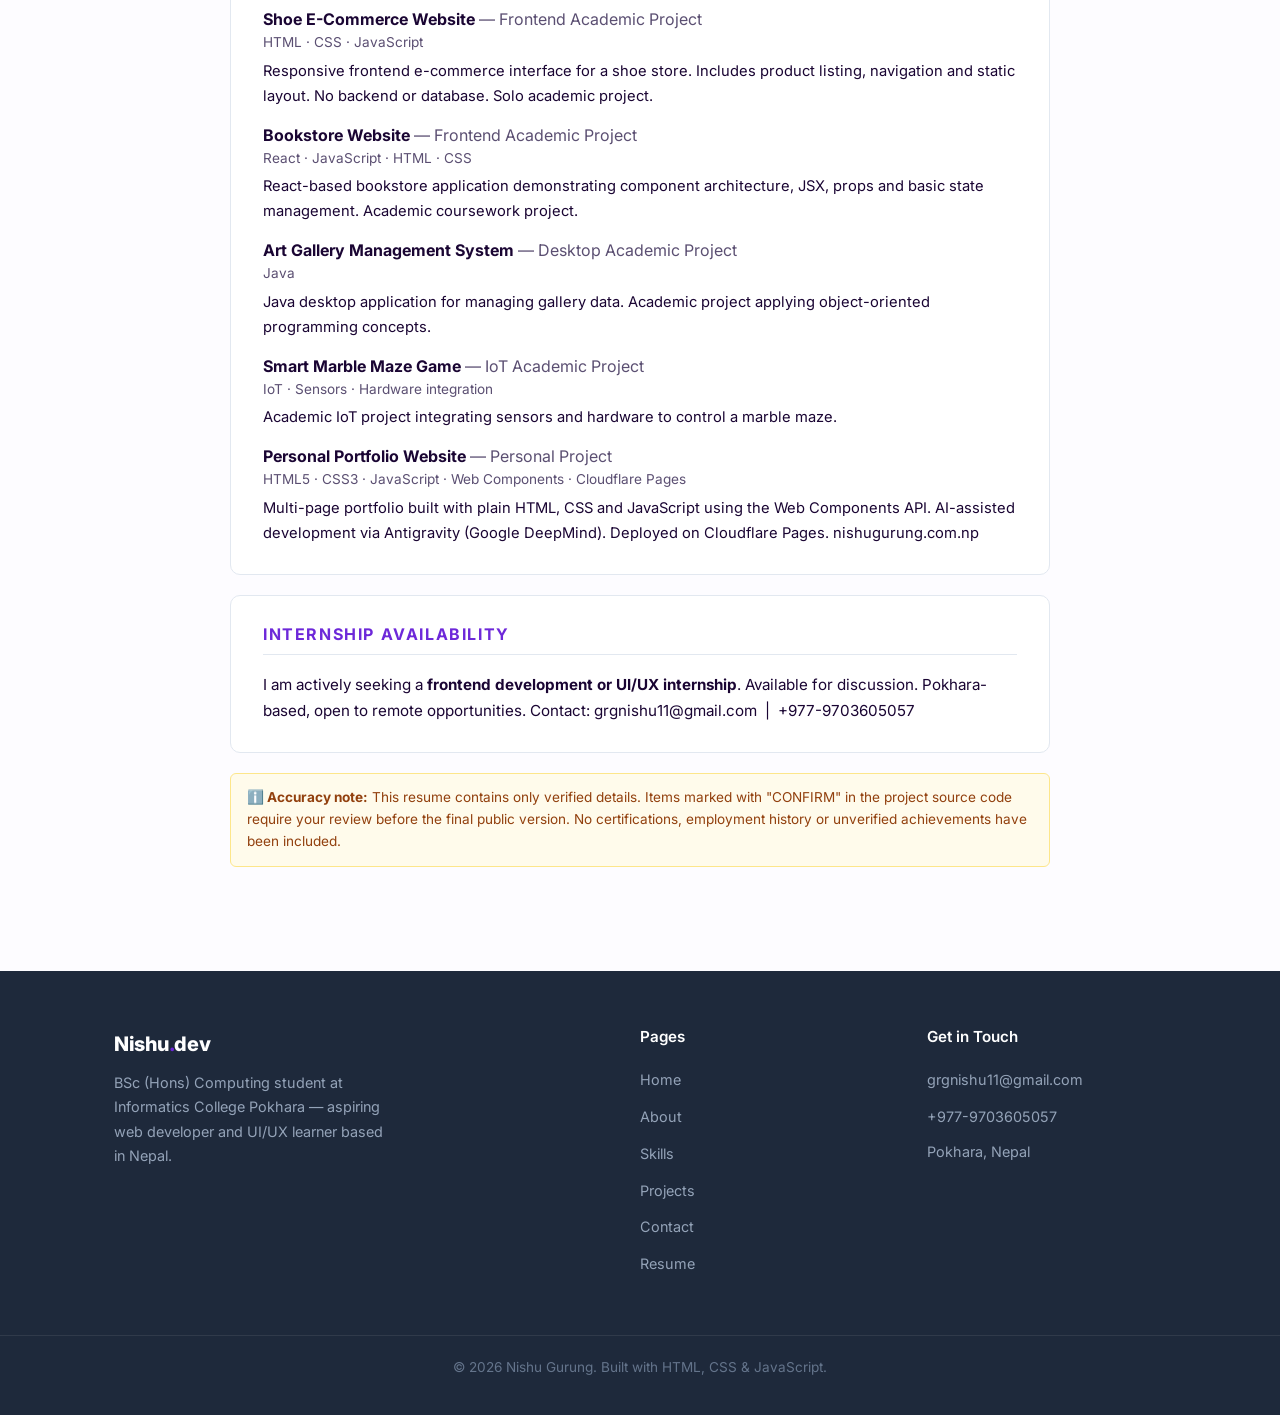
<file: resume.html>
<!DOCTYPE html>
<html lang="en">
<head>
    <meta charset="UTF-8">
    <meta name="viewport" content="width=device-width, initial-scale=1.0">
    <meta name="description" content="Resume of Nishu Gurung — BSc (Hons) Computing student, aspiring web developer.">
    <title>Resume | Nishu Gurung</title>

    <link rel="preconnect" href="https://fonts.googleapis.com">
    <link rel="preconnect" href="https://fonts.gstatic.com" crossorigin>
    <link href="https://fonts.googleapis.com/css2?family=Inter:wght@400;500;600;700;800&display=swap" rel="stylesheet">
    <link rel="stylesheet" href="styles/main.css">

    <style>
        /* Resume-specific overrides */
        @media print {
            .navbar, .footer, .print-bar, .page-header, site-navbar, site-footer { display: none !important; }
            body  { background: #fff; font-size: 13px; }
            .section-padding { padding: 1rem 0 2rem; }
            .resume-wrap { max-width: 100%; }
            .resume-section, .resume-header-bar {
                border: 1px solid #ccc;
                box-shadow: none;
                page-break-inside: avoid;
            }
        }
    </style>
</head>
<body>
    <site-navbar></site-navbar>

    <main>
        <header class="page-header">
            <div class="container">
                <p class="section-label">My Resume</p>
                <h1>Resume</h1>
                <p>One-page resume with verified information. Print or save as PDF using the button below.</p>
            </div>
        </header>

        <section class="section-padding">
            <div class="container">

                <!-- Print / Download actions -->
                <div class="print-bar">
                    <button onclick="window.print()" class="btn btn-primary">
                        &#128196; Save as PDF / Print
                    </button>
                    <a href="index.html" class="btn btn-ghost">&#8592; Back to Home</a>
                </div>

                <div class="resume-wrap">

                    <!-- Header -->
                    <div class="resume-header-bar">
                        <div>
                            <h1 style="margin-bottom:.2rem;">Nishu Gurung</h1>
                            <p class="resume-title">BSc (Hons) Computing Student &nbsp;|&nbsp; Aspiring Web Developer</p>
                        </div>
                        <div class="resume-contact-row">
                            <span>&#9993; <a href="mailto:grgnishu11@gmail.com">grgnishu11@gmail.com</a></span>
                            <span>&#128222; <a href="tel:+9779703605057">+977-9703605057</a></span>
                            <span>&#127760; <a href="https://nishugurung.com.np/" target="_blank" rel="noopener">nishugurung.com.np</a></span>
                            <span>&#128205; Pokhara-16, Deep, Nepal</span>
                        </div>
                    </div>

                    <!-- Profile -->
                    <div class="resume-section">
                        <h2>Profile</h2>
                        <p style="margin:0; font-size:.95rem; line-height:1.75;">
                            BSc&nbsp;(Hons) Computing student at Informatics College Pokhara (affiliated with London Metropolitan
                            University, UK) with foundational knowledge of HTML, CSS, JavaScript, React and Python.
                            I enjoy building web interfaces and am actively seeking a <strong>frontend or UI/UX internship</strong>
                            where I can contribute to real projects, learn from experienced developers and grow through
                            practical work.
                        </p>
                    </div>

                    <!-- Education -->
                    <div class="resume-section">
                        <h2>Education</h2>
                        <div class="resume-entry">
                            <h4>BSc (Hons) Computing</h4>
                            <p class="meta">
                                Informatics College Pokhara &nbsp;|&nbsp;
                                Affiliated: London Metropolitan University, UK &nbsp;|&nbsp;
                                Expected graduation: 2027 (subject to confirmation)
                            </p>
                            <p>Studying software development, web technologies, programming fundamentals and computing theory.</p>
                        </div>
                    </div>

                    <!-- Technical Skills -->
                    <div class="resume-section">
                        <h2>Technical Skills</h2>
                        <div class="resume-skills-grid">
                            <div class="resume-skill-item">HTML — Semantic structure &amp; forms</div>
                            <div class="resume-skill-item">CSS — Responsive layouts, Flexbox, Grid</div>
                            <div class="resume-skill-item">JavaScript — Fundamentals &amp; DOM</div>
                            <div class="resume-skill-item">React — Components, JSX, props, state</div>
                            <div class="resume-skill-item">Python — Programming fundamentals</div>
                            <div class="resume-skill-item">Figma — UI design &amp; prototyping</div>
                            <div class="resume-skill-item">Java — OOP basics (academic projects)</div>
                            <div class="resume-skill-item">Git &amp; GitHub — Version control</div>
                        </div>
                        <p style="font-size:.82rem; color:var(--text-muted); margin-top:.75rem; margin-bottom:0;">
                            Note: Skills are at a foundational level developed through coursework and academic projects.
                            Java and Git are listed subject to verification of scope.
                        </p>
                    </div>

                    <!-- Projects -->
                    <div class="resume-section">
                        <h2>Academic &amp; Personal Projects</h2>

                        <div class="resume-entry">
                            <h4>Shoe E-Commerce Website <span style="font-weight:400; color:var(--text-muted);">— Frontend Academic Project</span></h4>
                            <p class="meta">HTML · CSS · JavaScript</p>
                            <p>
                                Responsive frontend e-commerce interface for a shoe store. Includes product listing,
                                navigation and static layout. No backend or database. Solo academic project.
                            </p>
                        </div>

                        <div class="resume-entry">
                            <h4>Bookstore Website <span style="font-weight:400; color:var(--text-muted);">— Frontend Academic Project</span></h4>
                            <p class="meta">React · JavaScript · HTML · CSS</p>
                            <p>
                                React-based bookstore application demonstrating component architecture,
                                JSX, props and basic state management. Academic coursework project.
                            </p>
                        </div>

                        <div class="resume-entry">
                            <h4>Art Gallery Management System <span style="font-weight:400; color:var(--text-muted);">— Desktop Academic Project</span></h4>
                            <p class="meta">Java</p>
                            <p>
                                Java desktop application for managing gallery data.
                                <!-- CONFIRM: Verify scope of features before publishing. -->
                                Academic project applying object-oriented programming concepts.
                            </p>
                        </div>

                        <div class="resume-entry">
                            <h4>Smart Marble Maze Game <span style="font-weight:400; color:var(--text-muted);">— IoT Academic Project</span></h4>
                            <p class="meta">IoT · Sensors · Hardware integration</p>
                            <p>
                                Academic IoT project integrating sensors and hardware to control a marble maze.
                                <!-- CONFIRM: Add specific hardware/software details when verified. -->
                            </p>
                        </div>

                        <div class="resume-entry" style="margin-bottom:0;">
                            <h4>Personal Portfolio Website <span style="font-weight:400; color:var(--text-muted);">— Personal Project</span></h4>
                            <p class="meta">HTML5 · CSS3 · JavaScript · Web Components · Cloudflare Pages</p>
                            <p>
                                Multi-page portfolio built with plain HTML, CSS and JavaScript using the Web Components API.
                                AI-assisted development via Antigravity (Google DeepMind). Deployed on Cloudflare Pages.
                                <a href="https://nishugurung.com.np/" target="_blank" rel="noopener">nishugurung.com.np</a>
                            </p>
                        </div>
                    </div>

                    <!-- Internship Availability -->
                    <div class="resume-section">
                        <h2>Internship Availability</h2>
                        <p style="margin:0; font-size:.95rem;">
                            I am actively seeking a <strong>frontend development or UI/UX internship</strong>.
                            Available for discussion. Pokhara-based, open to remote opportunities.
                            Contact: <a href="mailto:grgnishu11@gmail.com">grgnishu11@gmail.com</a>
                            &nbsp;|&nbsp; <a href="tel:+9779703605057">+977-9703605057</a>
                        </p>
                    </div>

                    <!-- Accuracy note (visible on screen, hidden when printed) -->
                    <div class="form-note" style="margin-top:1.25rem;" role="note">
                        <strong>&#8505;&#65039; Accuracy note:</strong> This resume contains only verified details.
                        Items marked with "CONFIRM" in the project source code require your review before the
                        final public version. No certifications, employment history or unverified achievements
                        have been included.
                    </div>

                </div><!-- /.resume-wrap -->
            </div>
        </section>
    </main>

    <site-footer></site-footer>
    <script src="js/components.js"></script>
</body>
</html>
</file>
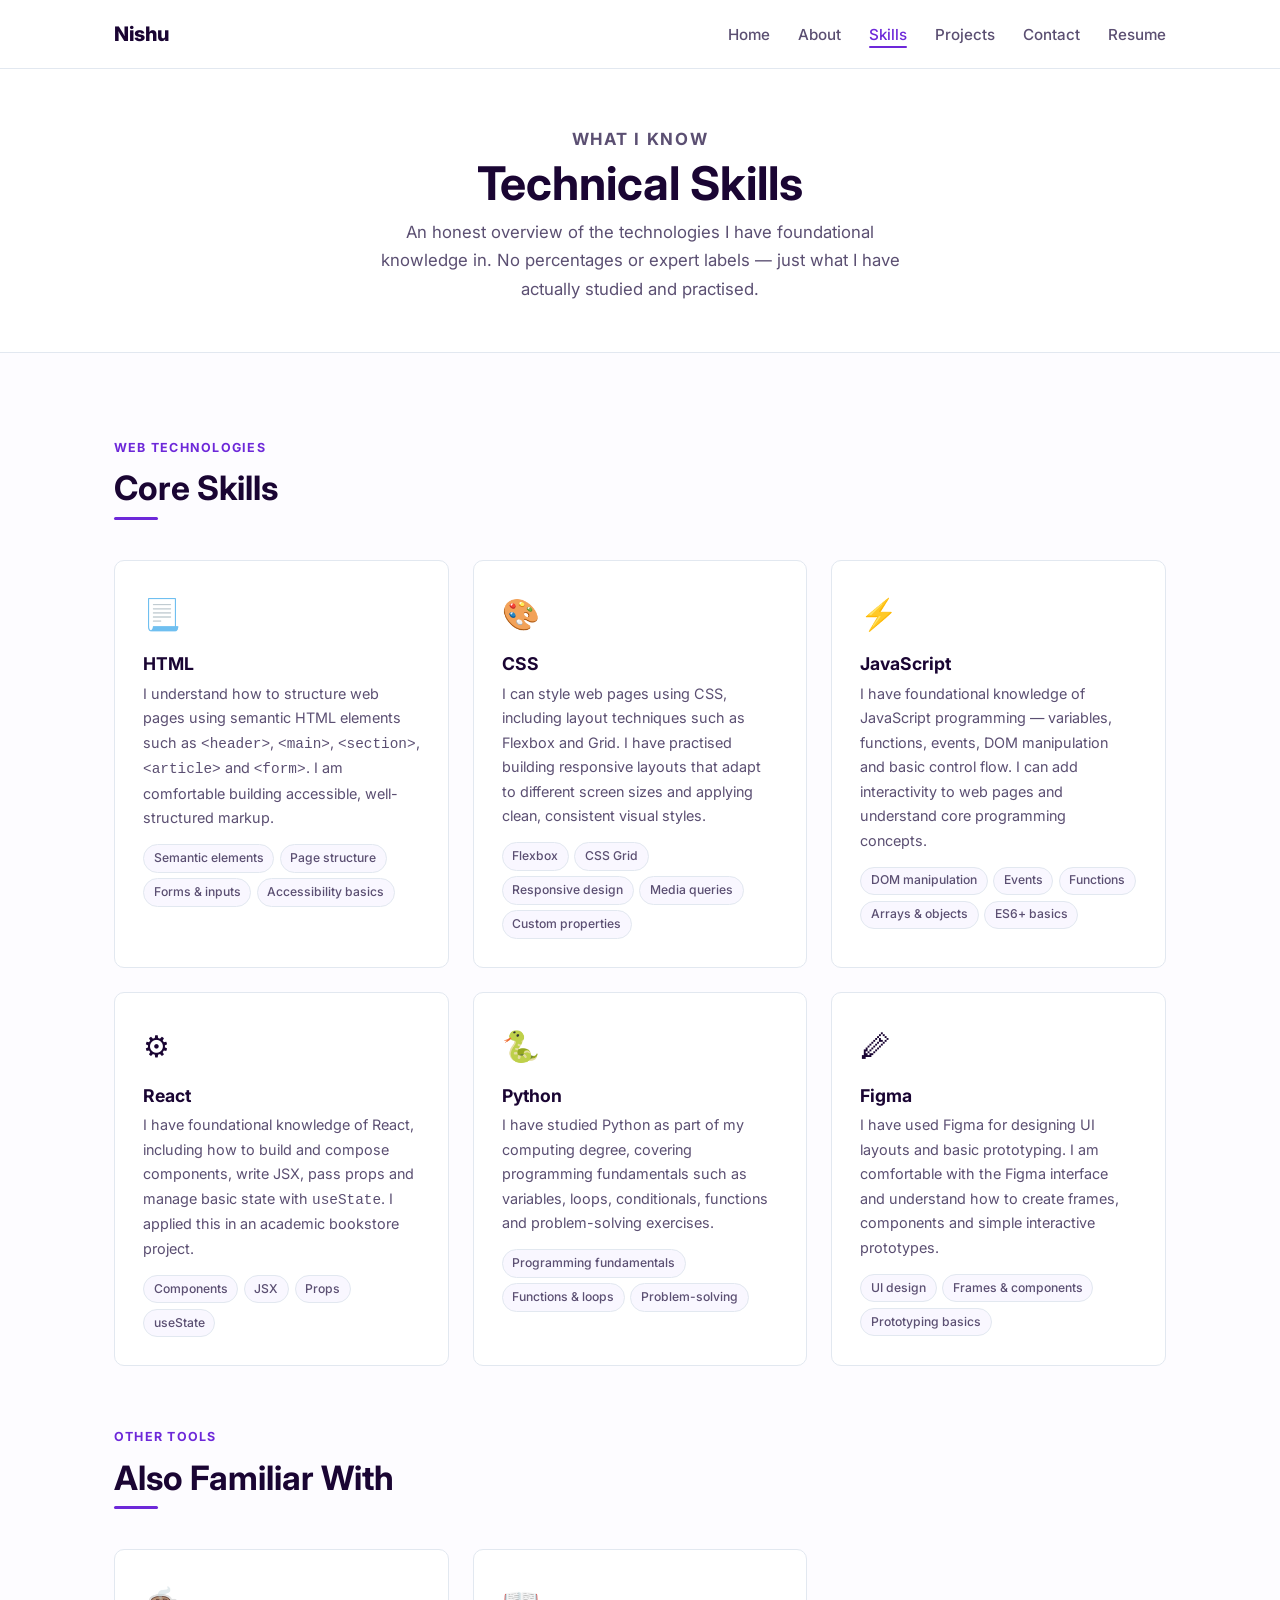
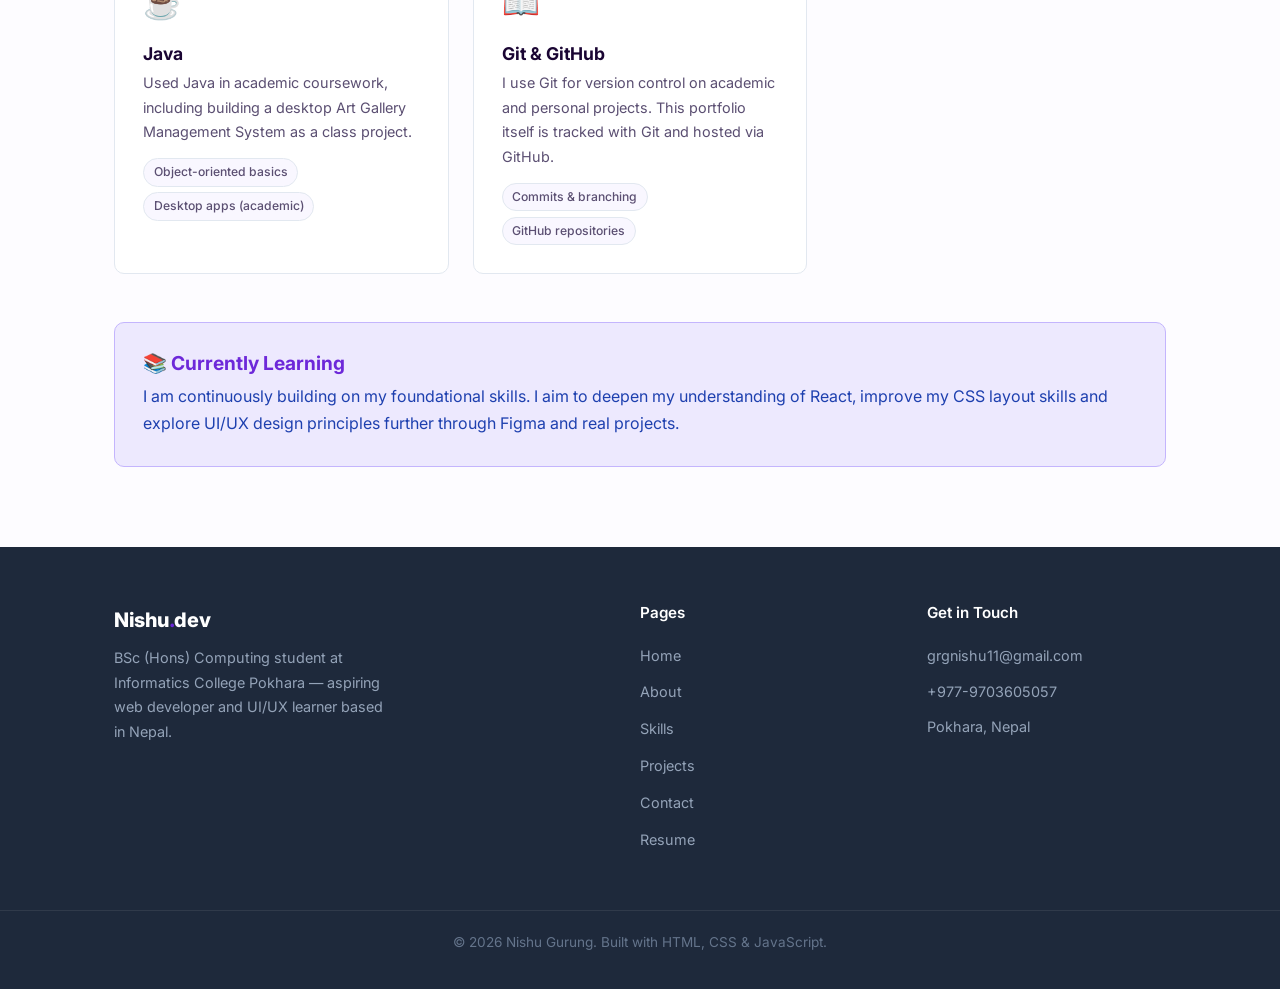
<file: skills.html>
<!DOCTYPE html>
<html lang="en">
<head>
    <meta charset="UTF-8">
    <meta name="viewport" content="width=device-width, initial-scale=1.0">
    <meta name="description" content="Technical skills of Nishu Gurung — HTML, CSS, JavaScript, React and Python.">
    <title>Skills | Nishu Gurung</title>

    <link rel="preconnect" href="https://fonts.googleapis.com">
    <link rel="preconnect" href="https://fonts.gstatic.com" crossorigin>
    <link href="https://fonts.googleapis.com/css2?family=Inter:wght@400;500;600;700;800&display=swap" rel="stylesheet">
    <link rel="stylesheet" href="styles/main.css">
</head>
<body>
    <site-navbar></site-navbar>

    <main>
        <!-- Page Header -->
        <header class="page-header">
            <div class="container">
                <p class="section-label">What I Know</p>
                <h1>Technical Skills</h1>
                <p>An honest overview of the technologies I have foundational knowledge in.
                   No percentages or expert labels — just what I have actually studied and practised.</p>
            </div>
        </header>

        <!-- Skills Section -->
        <section class="section-padding">
            <div class="container">
                <p class="section-label">Web Technologies</p>
                <h2 class="section-heading">Core Skills</h2>

                <div class="skills-grid">

                    <!-- HTML -->
                    <div class="skill-card">
                        <div class="skill-card-icon">&#128195;</div>
                        <h3>HTML</h3>
                        <p>
                            I understand how to structure web pages using semantic HTML elements such as
                            <code>&lt;header&gt;</code>, <code>&lt;main&gt;</code>, <code>&lt;section&gt;</code>,
                            <code>&lt;article&gt;</code> and <code>&lt;form&gt;</code>.
                            I am comfortable building accessible, well-structured markup.
                        </p>
                        <!--
                            NOTE: These concepts are based on your stated knowledge.
                            Please confirm if you would like to add or remove anything here.
                        -->
                        <div class="concepts-row">
                            <span class="concept-tag">Semantic elements</span>
                            <span class="concept-tag">Page structure</span>
                            <span class="concept-tag">Forms &amp; inputs</span>
                            <span class="concept-tag">Accessibility basics</span>
                        </div>
                    </div>

                    <!-- CSS -->
                    <div class="skill-card">
                        <div class="skill-card-icon">&#127912;</div>
                        <h3>CSS</h3>
                        <p>
                            I can style web pages using CSS, including layout techniques such as Flexbox and Grid.
                            I have practised building responsive layouts that adapt to different screen sizes
                            and applying clean, consistent visual styles.
                        </p>
                        <div class="concepts-row">
                            <span class="concept-tag">Flexbox</span>
                            <span class="concept-tag">CSS Grid</span>
                            <span class="concept-tag">Responsive design</span>
                            <span class="concept-tag">Media queries</span>
                            <span class="concept-tag">Custom properties</span>
                        </div>
                    </div>

                    <!-- JavaScript -->
                    <div class="skill-card">
                        <div class="skill-card-icon">&#9889;</div>
                        <h3>JavaScript</h3>
                        <p>
                            I have foundational knowledge of JavaScript programming — variables, functions, events,
                            DOM manipulation and basic control flow. I can add interactivity to web pages and
                            understand core programming concepts.
                        </p>
                        <div class="concepts-row">
                            <span class="concept-tag">DOM manipulation</span>
                            <span class="concept-tag">Events</span>
                            <span class="concept-tag">Functions</span>
                            <span class="concept-tag">Arrays &amp; objects</span>
                            <span class="concept-tag">ES6+ basics</span>
                        </div>
                    </div>

                    <!-- React -->
                    <div class="skill-card">
                        <div class="skill-card-icon">&#9881;</div>
                        <h3>React</h3>
                        <p>
                            I have foundational knowledge of React, including how to build and compose components,
                            write JSX, pass props and manage basic state with <code>useState</code>.
                            I applied this in an academic bookstore project.
                        </p>
                        <!--
                            NOTE: Confirm whether you have also used useEffect, React Router or
                            any other hooks or libraries in your project before adding them here.
                        -->
                        <div class="concepts-row">
                            <span class="concept-tag">Components</span>
                            <span class="concept-tag">JSX</span>
                            <span class="concept-tag">Props</span>
                            <span class="concept-tag">useState</span>
                        </div>
                    </div>

                    <!-- Python -->
                    <div class="skill-card">
                        <div class="skill-card-icon">&#128013;</div>
                        <h3>Python</h3>
                        <p>
                            I have studied Python as part of my computing degree, covering programming fundamentals
                            such as variables, loops, conditionals, functions and problem-solving exercises.
                        </p>
                        <!--
                            NOTE: Confirm whether you have used Python for any specific libraries
                            (e.g. Flask, NumPy) before adding them. Only confirmed concepts are listed here.
                        -->
                        <div class="concepts-row">
                            <span class="concept-tag">Programming fundamentals</span>
                            <span class="concept-tag">Functions &amp; loops</span>
                            <span class="concept-tag">Problem-solving</span>
                        </div>
                    </div>

                    <!-- Figma -->
                    <div class="skill-card">
                        <div class="skill-card-icon">&#128393;</div>
                        <h3>Figma</h3>
                        <p>
                            I have used Figma for designing UI layouts and basic prototyping.
                            <!--
                                NOTE: Confirm the extent of your Figma use.
                                If you have designed screens for specific projects, add details here.
                            -->
                            I am comfortable with the Figma interface and understand how to
                            create frames, components and simple interactive prototypes.
                        </p>
                        <div class="concepts-row">
                            <span class="concept-tag">UI design</span>
                            <span class="concept-tag">Frames &amp; components</span>
                            <span class="concept-tag">Prototyping basics</span>
                        </div>
                    </div>

                </div>

                <!-- Other Tools -->
                <div style="margin-top: 3.5rem;">
                    <p class="section-label">Other Tools</p>
                    <h2 class="section-heading">Also Familiar With</h2>
                    <!--
                        NOTE: Java, MySQL, Git and GitHub are listed on your existing resume.
                        Please confirm these before this section goes live.
                        Uncomment and adjust as appropriate.
                    -->
                    <div class="skills-grid">

                        <div class="skill-card">
                            <div class="skill-card-icon">&#9749;</div>
                            <h3>Java</h3>
                            <p>
                                Used Java in academic coursework, including building a desktop
                                Art Gallery Management System as a class project.
                                <!--
                                    CONFIRM: Please verify the scope of Java use before publication.
                                -->
                            </p>
                            <div class="concepts-row">
                                <span class="concept-tag">Object-oriented basics</span>
                                <span class="concept-tag">Desktop apps (academic)</span>
                            </div>
                        </div>

                        <div class="skill-card">
                            <div class="skill-card-icon">&#128214;</div>
                            <h3>Git &amp; GitHub</h3>
                            <p>
                                I use Git for version control on academic and personal projects.
                                This portfolio itself is tracked with Git and hosted via GitHub.
                                <!--
                                    CONFIRM: Please verify your level of Git experience.
                                -->
                            </p>
                            <div class="concepts-row">
                                <span class="concept-tag">Commits &amp; branching</span>
                                <span class="concept-tag">GitHub repositories</span>
                            </div>
                        </div>

                    </div>
                </div>

                <!-- What I'm learning note -->
                <div style="background:var(--primary-light); border:1px solid var(--primary-border); border-radius:var(--radius); padding:1.75rem; margin-top:3rem;">
                    <h3 style="color:var(--primary); margin-bottom:.5rem;">&#128218; Currently Learning</h3>
                    <p style="color:#1E40AF; margin:0;">
                        I am continuously building on my foundational skills. I aim to deepen my understanding
                        of React, improve my CSS layout skills and explore UI/UX design principles further
                        through Figma and real projects.
                    </p>
                </div>
            </div>
        </section>
    </main>

    <site-footer></site-footer>
    <script src="js/components.js"></script>
</body>
</html>
</file>
<file: styles/main.css>
/* =========================================================
   Nishu Gurung | Personal Portfolio — main.css
   Design: clean professional, warm-white bg, blue accent
   ========================================================= */

:root {
    /* ── Royal Purple & Gold Palette ── */
    --primary:        #6D28D9;   /* royal purple */
    --primary-hover:  #5B21B6;
    --primary-light:  #EDE9FE;
    --primary-border: #C4B5FD;

    --gold:           #C9951A;   /* warm gold accent */
    --gold-hover:     #A07714;
    --gold-light:     #FFFBEB;
    --gold-border:    #FDE68A;

    --bg:             #FDFCFF;   /* very slight lavender white */
    --surface:        #FFFFFF;   /* card / form surfaces */
    --surface-alt:    #F9F7FF;   /* subtle purple-tint section bg */

    --text:           #1A0533;   /* deep purple-dark body text */
    --text-muted:     #5B4F72;   /* secondary / captions */
    --text-light:     #9C8FB5;

    --border:         #E2E8F0;
    --shadow-sm:      0 1px 3px rgba(0,0,0,.05);
    --shadow-md:      0 4px 16px rgba(0,0,0,.08);
    --shadow-lg:      0 10px 32px rgba(0,0,0,.10);

    --radius:         10px;
    --radius-sm:      6px;
    --radius-lg:      16px;

    --transition:     0.25s ease;
    --font:           'Inter', -apple-system, BlinkMacSystemFont, 'Segoe UI', Roboto, sans-serif;
    --max-w:          1100px;
    --nav-h:          68px;
}

/* ── Reset ──────────────────────────────────────── */
*, *::before, *::after { box-sizing: border-box; margin: 0; padding: 0; }
html { scroll-behavior: smooth; }
body {
    font-family: var(--font);
    background: var(--bg);
    color: var(--text);
    line-height: 1.7;
    display: flex;
    flex-direction: column;
    min-height: 100vh;
    -webkit-font-smoothing: antialiased;
}
main { flex: 1; }
img { max-width: 100%; height: auto; display: block; }
a  { text-decoration: none; color: inherit; transition: color var(--transition); }
ul { list-style: none; }

/* ── Container ──────────────────────────────────── */
.container {
    width: 100%;
    max-width: var(--max-w);
    margin: 0 auto;
    padding: 0 1.5rem;
}

/* ── Typography ─────────────────────────────────── */
h1, h2, h3, h4 {
    font-weight: 700;
    line-height: 1.25;
    color: var(--text);
    margin-bottom: .75rem;
}
h1 { font-size: clamp(1.9rem, 5vw, 2.9rem); }
h2 { font-size: clamp(1.5rem, 3vw, 2.1rem); }
h3 { font-size: 1.2rem; }
h4 { font-size: 1rem; }
p  { margin-bottom: 1rem; }

.section-label {
    display: inline-block;
    font-size: .78rem;
    font-weight: 700;
    letter-spacing: .1em;
    text-transform: uppercase;
    color: var(--primary);
    margin-bottom: .6rem;
}

.section-heading {
    position: relative;
    padding-bottom: .65rem;
    margin-bottom: 2.5rem;
}
.section-heading::after {
    content: '';
    position: absolute;
    bottom: 0; left: 0;
    width: 44px; height: 3px;
    background: var(--primary);
    border-radius: 2px;
}
.section-heading.centered  { text-align: center; }
.section-heading.centered::after { left: 50%; transform: translateX(-50%); }

/* ── Buttons ────────────────────────────────────── */
.btn {
    display: inline-flex;
    align-items: center;
    justify-content: center;
    gap: .4rem;
    padding: .65rem 1.4rem;
    border-radius: var(--radius-sm);
    font-family: var(--font);
    font-weight: 600;
    font-size: .95rem;
    cursor: pointer;
    transition: all var(--transition);
    border: 2px solid transparent;
    white-space: nowrap;
}
.btn:focus-visible {
    outline: 3px solid var(--primary);
    outline-offset: 3px;
}
.btn-primary {
    background: var(--primary);
    color: #fff;
}
.btn-primary:hover {
    background: var(--primary-hover);
    transform: translateY(-2px);
    box-shadow: 0 4px 14px rgba(37,99,235,.28);
}
.btn-outline {
    background: transparent;
    border-color: var(--primary);
    color: var(--primary);
}
.btn-outline:hover {
    background: var(--primary);
    color: #fff;
    transform: translateY(-2px);
}
.btn-ghost {
    background: transparent;
    border-color: var(--border);
    color: var(--text-muted);
}
.btn-ghost:hover {
    border-color: var(--primary);
    color: var(--primary);
    background: var(--primary-light);
}
.btn-sm {
    padding: .45rem 1rem;
    font-size: .85rem;
}

/* ── Utility ────────────────────────────────────── */
.text-center  { text-align: center; }
.text-muted   { color: var(--text-muted); }
.section-padding    { padding: 5rem 0; }
.section-padding-sm { padding: 3.5rem 0; }
.mt-1 { margin-top: .5rem; }
.mt-2 { margin-top: 1rem; }
.mt-3 { margin-top: 1.5rem; }
.mt-4 { margin-top: 2rem; }
.mb-1 { margin-bottom: .5rem; }
.mb-2 { margin-bottom: 1rem; }
.mb-3 { margin-bottom: 1.5rem; }
.mb-4 { margin-bottom: 2rem; }

/* ── Navigation ─────────────────────────────────── */
.navbar {
    background: var(--surface);
    border-bottom: 1px solid var(--border);
    position: sticky;
    top: 0;
    z-index: 200;
}
.nav-container {
    display: flex;
    align-items: center;
    justify-content: space-between;
    height: var(--nav-h);
}
.logo {
    font-size: 1.25rem;
    font-weight: 800;
    color: var(--text);
    letter-spacing: -.3px;
}
.logo span { color: var(--primary); }
.nav-links {
    display: flex;
    gap: 1.75rem;
}
.nav-links a {
    font-weight: 500;
    font-size: .95rem;
    color: var(--text-muted);
    position: relative;
    padding: .3rem 0;
}
.nav-links a:hover,
.nav-links a.active-link { color: var(--primary); }
.nav-links a::after {
    content: '';
    position: absolute;
    bottom: 0; left: 0;
    width: 0; height: 2px;
    background: var(--primary);
    border-radius: 1px;
    transition: width var(--transition);
}
.nav-links a:hover::after,
.nav-links a.active-link::after { width: 100%; }

.menu-toggle {
    display: none;
    background: none;
    border: 1.5px solid var(--border);
    border-radius: var(--radius-sm);
    padding: .35rem .65rem;
    font-size: 1.25rem;
    color: var(--text);
    cursor: pointer;
    transition: border-color var(--transition);
}
.menu-toggle:hover { border-color: var(--primary); color: var(--primary); }
.menu-toggle:focus-visible { outline: 3px solid var(--primary); outline-offset: 2px; }

/* ── Footer ─────────────────────────────────────── */
.footer {
    background: #1E293B;
    color: #CBD5E1;
    padding-top: 3.5rem;
}
.footer-grid {
    display: grid;
    grid-template-columns: 2fr 1fr 1fr;
    gap: 3rem;
    margin-bottom: 3rem;
}
.footer-brand .logo { color: #fff; }
.footer-brand p {
    color: #94A3B8;
    font-size: .9rem;
    max-width: 280px;
    margin-top: .6rem;
    line-height: 1.7;
}
.footer-col h4 {
    color: #fff;
    font-size: .95rem;
    font-weight: 600;
    margin-bottom: 1.25rem;
}
.footer-col li { margin-bottom: .6rem; }
.footer-col a { color: #94A3B8; font-size: .9rem; }
.footer-col a:hover { color: var(--primary); }
.social-row { display: flex; gap: .6rem; flex-wrap: wrap; }
.social-btn {
    display: inline-flex;
    align-items: center;
    justify-content: center;
    width: 38px; height: 38px;
    border-radius: 50%;
    background: rgba(255,255,255,.08);
    color: #CBD5E1;
    font-size: .78rem;
    font-weight: 700;
    transition: all var(--transition);
}
.social-btn:hover {
    background: var(--primary);
    color: #fff;
    transform: translateY(-2px);
}
.footer-bottom {
    border-top: 1px solid rgba(255,255,255,.08);
    text-align: center;
    padding: 1.25rem 0;
    font-size: .85rem;
    color: #64748B;
}

/* ── Page Header (inner pages) ──────────────────── */
.page-header {
    background: var(--surface);
    border-bottom: 1px solid var(--border);
    padding: 3.5rem 0 3rem;
    text-align: center;
}
.page-header h1  { margin-bottom: .4rem; }
.page-header > .container > p {
    color: var(--text-muted);
    max-width: 520px;
    margin: 0 auto;
    font-size: 1.05rem;
}

/* ── Hero ───────────────────────────────────────── */
.hero {
    padding: 5rem 0 4.5rem;
    background: var(--bg);
}
.hero-inner {
    display: grid;
    grid-template-columns: 1fr auto;
    gap: 3.5rem;
    align-items: center;
}
.hero-text .badge {
    display: inline-block;
    background: var(--primary-light);
    color: var(--primary);
    font-size: .78rem;
    font-weight: 700;
    letter-spacing: .07em;
    text-transform: uppercase;
    padding: .3rem .85rem;
    border-radius: 100px;
    margin-bottom: 1.1rem;
}
.hero-text h1 { margin-bottom: .35rem; }
.hero-text .hero-subtitle {
    font-size: 1.15rem;
    color: var(--primary);
    font-weight: 600;
    margin-bottom: 1.4rem;
}
.hero-text .hero-intro {
    font-size: 1.03rem;
    color: var(--text-muted);
    max-width: 540px;
    line-height: 1.85;
    margin-bottom: 0;
}
.hero-buttons {
    display: flex;
    flex-wrap: wrap;
    gap: .75rem;
    margin-top: 2rem;
}

/* Photo / Initials */
.profile-photo-wrap { flex-shrink: 0; }
.profile-img-container {
    width: 165px;
    height: 165px;
    border-radius: var(--radius-lg);
    overflow: hidden;
    border: 3px solid var(--primary-light);
    box-shadow: 0 0 0 1px var(--border), var(--shadow-md);
}
.profile-img-container img {
    width: 100%; height: 100%;
    object-fit: cover;
    object-position: center top;
}
.avatar-initials {
    width: 100%; height: 100%;
    display: flex;
    align-items: center;
    justify-content: center;
    background: var(--primary-light);
    color: var(--primary);
    font-size: 2.75rem;
    font-weight: 800;
    letter-spacing: -1px;
    user-select: none;
}

/* ── Home — Quick Skills Strip ──────────────────── */
.skills-strip {
    background: var(--surface);
    border-top: 1px solid var(--border);
    border-bottom: 1px solid var(--border);
    padding: 2rem 0;
}
.skills-strip-inner {
    display: flex;
    align-items: center;
    gap: 1rem;
    flex-wrap: wrap;
}
.strip-label {
    font-size: .8rem;
    font-weight: 700;
    text-transform: uppercase;
    letter-spacing: .08em;
    color: var(--text-muted);
    white-space: nowrap;
}
.strip-chips {
    display: flex;
    flex-wrap: wrap;
    gap: .5rem;
}
.strip-chip {
    background: var(--primary-light);
    color: var(--primary);
    font-size: .83rem;
    font-weight: 600;
    padding: .3rem .85rem;
    border-radius: 100px;
    border: 1px solid var(--primary-border);
}

/* ── Home — Featured Projects Preview ──────────── */
.projects-preview-grid {
    display: grid;
    grid-template-columns: repeat(3, minmax(0, 1fr));
    gap: 1.25rem;
}

/* ── Skills Page ────────────────────────────────── */
.skills-grid {
    display: grid;
    grid-template-columns: repeat(auto-fill, minmax(260px, 1fr));
    gap: 1.5rem;
}
.skill-card {
    background: var(--surface);
    border: 1px solid var(--border);
    border-radius: var(--radius);
    padding: 1.75rem;
    transition: all var(--transition);
}
.skill-card:hover {
    border-color: var(--primary);
    box-shadow: var(--shadow-md);
    transform: translateY(-3px);
}
.skill-card-icon { font-size: 1.9rem; margin-bottom: .8rem; }
.skill-card h3   { font-size: 1.1rem; margin-bottom: .4rem; }
.skill-card p    { font-size: .9rem; color: var(--text-muted); margin: 0; }

.concepts-row {
    display: flex;
    flex-wrap: wrap;
    gap: .35rem;
    margin-top: .85rem;
}
.concept-tag {
    background: var(--surface-alt);
    border: 1px solid var(--border);
    color: var(--text-muted);
    font-size: .76rem;
    font-weight: 500;
    padding: .18rem .6rem;
    border-radius: 100px;
}

/* ── Projects Page ──────────────────────────────── */
.projects-grid {
    display: grid;
    grid-template-columns: repeat(2, minmax(0, 1fr));
    gap: 1.5rem;
}
.projects-grid > .project-featured {
    grid-column: 1 / -1;
}
.project-card {
    background: var(--surface);
    border: 1px solid var(--border);
    border-radius: var(--radius);
    padding: 1.5rem;
    display: flex;
    flex-direction: column;
    transition: all var(--transition);
}
.project-card:hover {
    border-color: var(--primary);
    box-shadow: var(--shadow-md);
    transform: translateY(-3px);
}
.project-card .project-type {
    display: flex;
    align-items: center;
    flex-wrap: wrap;
    gap: .35rem .5rem;
    font-size: .76rem;
    font-weight: 700;
    color: var(--primary);
    text-transform: uppercase;
    letter-spacing: .07em;
    margin-bottom: .5rem;
}
.project-card h3 { margin-bottom: .5rem; font-size: 1.1rem; }
.project-card .project-desc {
    font-size: .92rem;
    color: var(--text-muted);
    line-height: 1.65;
    flex: 1;
    margin-bottom: 0;
}
.tech-row {
    display: flex;
    flex-wrap: wrap;
    gap: .3rem;
    margin: 1rem 0 .75rem;
}
.tech-badge {
    background: #F1F5F9;
    color: #475569;
    font-size: .77rem;
    font-weight: 600;
    padding: .2rem .65rem;
    border-radius: 100px;
}
.project-links { display: flex; gap: .6rem; flex-wrap: wrap; margin-top: .5rem; }
.project-featured {
    border-left: 3px solid var(--primary);
}
.featured-badge {
    display: inline-block;
    background: var(--primary);
    color: #fff;
    font-size: .72rem;
    font-weight: 700;
    letter-spacing: .06em;
    text-transform: uppercase;
    padding: .15rem .6rem;
    border-radius: 100px;
    vertical-align: middle;
}

/* ── About Page ─────────────────────────────────── */
.about-layout {
    display: grid;
    grid-template-columns: auto 1fr;
    gap: 3.5rem;
    align-items: start;
}
.about-photo-wrap {
    width: 200px;
    flex-shrink: 0;
}
.about-photo-box {
    width: 200px;
    height: 220px;
    border-radius: var(--radius-lg);
    overflow: hidden;
    border: 3px solid var(--primary-light);
    box-shadow: var(--shadow-md);
}
.about-photo-box img {
    width: 100%; height: 100%;
    object-fit: cover;
    object-position: center top;
}
.about-photo-box .avatar-initials { font-size: 3.2rem; }

.edu-card {
    background: var(--primary-light);
    border: 1px solid var(--primary-border);
    border-radius: var(--radius);
    padding: 1.5rem 1.75rem;
    margin-top: 2rem;
}
.edu-card h4    { color: #1D4ED8; margin-bottom: .2rem; }
.edu-card p     { font-size: .92rem; color: #1E40AF; margin: .15rem 0 0; }
.edu-card p:last-child { margin-bottom: 0; }

.interests-list {
    display: flex;
    flex-wrap: wrap;
    gap: .5rem;
    margin-top: 1rem;
}
.interest-chip {
    background: var(--surface);
    border: 1px solid var(--border);
    border-radius: 100px;
    padding: .3rem .9rem;
    font-size: .85rem;
    font-weight: 500;
    color: var(--text-muted);
    transition: all var(--transition);
}
.interest-chip:hover {
    border-color: var(--primary);
    color: var(--primary);
    background: var(--primary-light);
}

/* ── Contact Page ───────────────────────────────── */
.contact-layout {
    display: grid;
    grid-template-columns: 1fr 1.4fr;
    gap: 4rem;
    align-items: start;
}
.contact-info-card {
    display: flex;
    align-items: flex-start;
    gap: 1rem;
    background: var(--surface);
    border: 1px solid var(--border);
    border-radius: var(--radius);
    padding: 1.4rem 1.6rem;
    margin-bottom: .9rem;
    transition: all var(--transition);
}
.contact-info-card:hover {
    border-color: var(--primary);
    box-shadow: var(--shadow-sm);
}
.contact-icon { font-size: 1.5rem; flex-shrink: 0; margin-top: .05rem; }
.contact-info-card h4  { font-size: 1rem; margin-bottom: .15rem; }
.contact-info-card a   { font-size: .92rem; color: var(--primary); }
.contact-info-card a:hover { color: var(--primary-hover); text-decoration: underline; }
.contact-info-card p   { font-size: .92rem; color: var(--text-muted); margin: 0; }

/* Form */
.contact-form-wrap { }
.form-note {
    background: #FFFBEB;
    border: 1px solid #FDE68A;
    border-radius: var(--radius-sm);
    padding: .85rem 1rem;
    font-size: .85rem;
    color: #92400E;
    margin-bottom: 1.5rem;
    line-height: 1.6;
}
.form-group  { margin-bottom: 1.25rem; }
.form-group label {
    display: block;
    font-weight: 600;
    font-size: .9rem;
    margin-bottom: .4rem;
    color: var(--text);
}
.form-control {
    width: 100%;
    padding: .7rem 1rem;
    border: 1.5px solid var(--border);
    border-radius: var(--radius-sm);
    font-family: var(--font);
    font-size: .95rem;
    background: var(--surface);
    color: var(--text);
    transition: border-color var(--transition), box-shadow var(--transition);
}
.form-control::placeholder { color: var(--text-light); }
.form-control:focus {
    outline: none;
    border-color: var(--primary);
    box-shadow: 0 0 0 3px rgba(37,99,235,.1);
}
textarea.form-control {
    resize: vertical;
    min-height: 140px;
}
.form-submit-note {
    font-size: .82rem;
    color: var(--text-muted);
    margin-top: .6rem;
    text-align: center;
}

/* ── Resume Page ────────────────────────────────── */
.resume-wrap {
    max-width: 820px;
    margin: 0 auto;
}
.resume-header-bar {
    background: var(--surface);
    border: 1px solid var(--border);
    border-radius: var(--radius);
    padding: 2rem 2.5rem;
    margin-bottom: 2rem;
    display: flex;
    align-items: center;
    justify-content: space-between;
    gap: 1.5rem;
    flex-wrap: wrap;
}
.resume-header-bar h1  { margin-bottom: .2rem; font-size: 2rem; }
.resume-header-bar .resume-title { color: var(--primary); font-weight: 600; font-size: 1rem; margin: 0; }
.resume-contact-row {
    display: flex;
    flex-direction: column;
    gap: .35rem;
    font-size: .88rem;
    color: var(--text-muted);
}
.resume-contact-row a { color: var(--primary); }
.resume-section {
    background: var(--surface);
    border: 1px solid var(--border);
    border-radius: var(--radius);
    padding: 1.75rem 2rem;
    margin-bottom: 1.25rem;
}
.resume-section h2 {
    font-size: 1rem;
    text-transform: uppercase;
    letter-spacing: .1em;
    color: var(--primary);
    border-bottom: 1px solid var(--border);
    padding-bottom: .6rem;
    margin-bottom: 1.1rem;
}
.resume-section h2::after { display: none; }
.resume-entry { margin-bottom: 1rem; }
.resume-entry:last-child { margin-bottom: 0; }
.resume-entry h4  { font-size: 1rem; margin-bottom: .1rem; }
.resume-entry .meta {
    font-size: .85rem;
    color: var(--text-muted);
    margin-bottom: .3rem;
}
.resume-entry p { font-size: .92rem; color: var(--text); margin: 0; }
.resume-skills-grid {
    display: grid;
    grid-template-columns: repeat(auto-fill, minmax(200px, 1fr));
    gap: .5rem;
}
.resume-skill-item {
    background: var(--surface-alt);
    border: 1px solid var(--border);
    border-radius: var(--radius-sm);
    padding: .4rem .8rem;
    font-size: .88rem;
    font-weight: 500;
}
.print-bar {
    display: flex;
    justify-content: flex-end;
    gap: .75rem;
    margin-bottom: 1.5rem;
}

@media print {
    .navbar, .footer, .print-bar, .page-header { display: none !important; }
    body { background: #fff; }
    .resume-wrap { max-width: 100%; }
    .resume-section, .resume-header-bar { border: 1px solid #ccc; box-shadow: none; }
    .section-padding { padding: 0; }
    .container { padding: 0; }
}

/* ── Responsive ─────────────────────────────────── */
@media (max-width: 960px) {
    .hero-inner { grid-template-columns: 1fr; gap: 2rem; }
    .profile-photo-wrap { order: -1; }
    .about-layout { grid-template-columns: 1fr; }
    .about-photo-wrap { width: 100%; }
    .about-photo-box { width: 160px; height: 180px; }
    .about-photo-box .avatar-initials { font-size: 2.6rem; }
    .contact-layout { grid-template-columns: 1fr; gap: 2.5rem; }
    .footer-grid { grid-template-columns: 1fr 1fr; gap: 2rem; }
    .projects-preview-grid { grid-template-columns: repeat(2, minmax(0, 1fr)); }
}

@media (max-width: 768px) {
    .menu-toggle { display: flex; align-items: center; }
    .nav-links {
        position: absolute;
        top: var(--nav-h);
        left: 0;
        width: 100%;
        flex-direction: column;
        gap: 0;
        background: var(--surface);
        border-bottom: 1px solid var(--border);
        box-shadow: var(--shadow-md);
        clip-path: polygon(0 0, 100% 0, 100% 0, 0 0);
        transition: clip-path 0.35s ease;
    }
    .nav-links.active { clip-path: polygon(0 0, 100% 0, 100% 100%, 0 100%); }
    .nav-links li { width: 100%; text-align: center; }
    .nav-links a { display: block; padding: .9rem 1rem; border-bottom: 1px solid var(--border); }
    .nav-links a::after { display: none; }
    .section-padding { padding: 3.5rem 0; }
    .footer-grid { grid-template-columns: 1fr; }
    .projects-grid, .projects-preview-grid { grid-template-columns: 1fr; }
}

@media (max-width: 576px) {
    .hero { padding: 3rem 0 3rem; }
    .profile-img-container { width: 120px; height: 120px; }
    .hero-buttons { flex-direction: column; }
    .hero-buttons .btn { width: 100%; }
    .resume-header-bar { flex-direction: column; align-items: flex-start; }
    .skills-grid { grid-template-columns: 1fr; }
}
</file>
